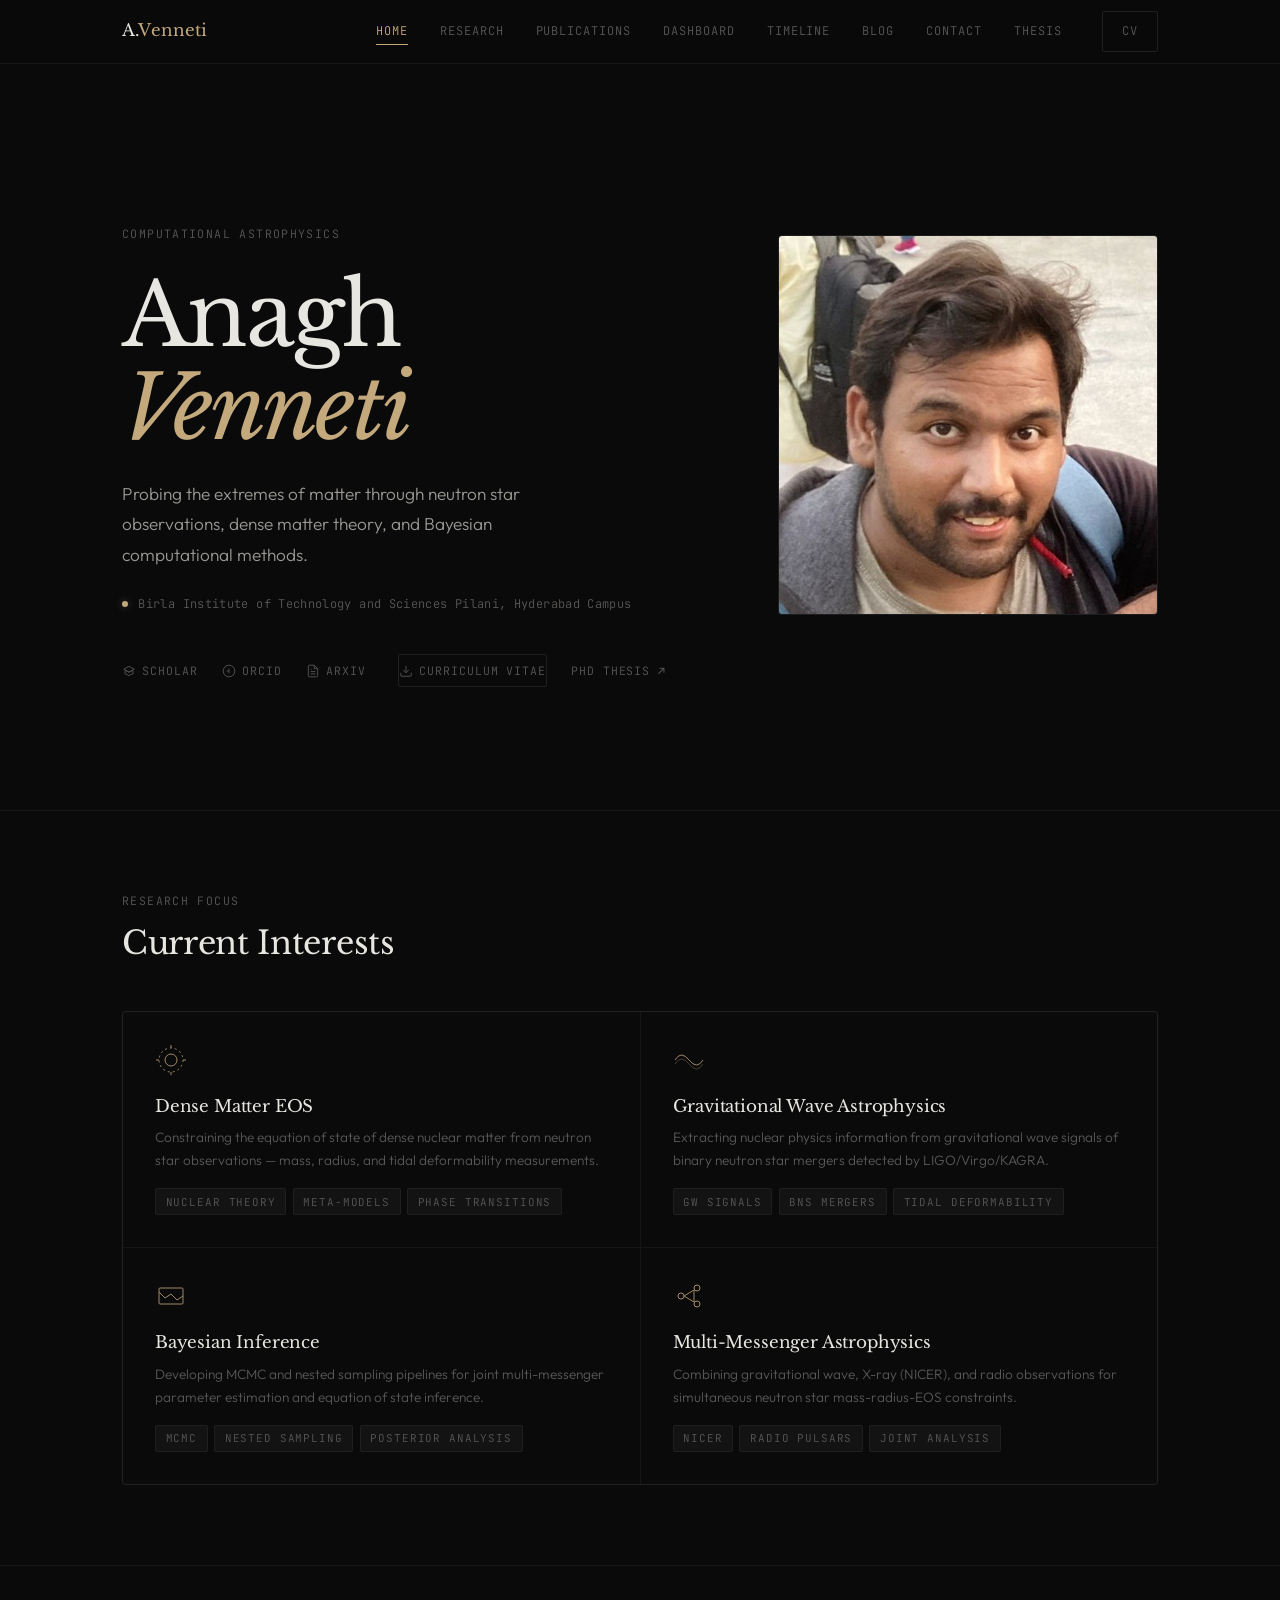
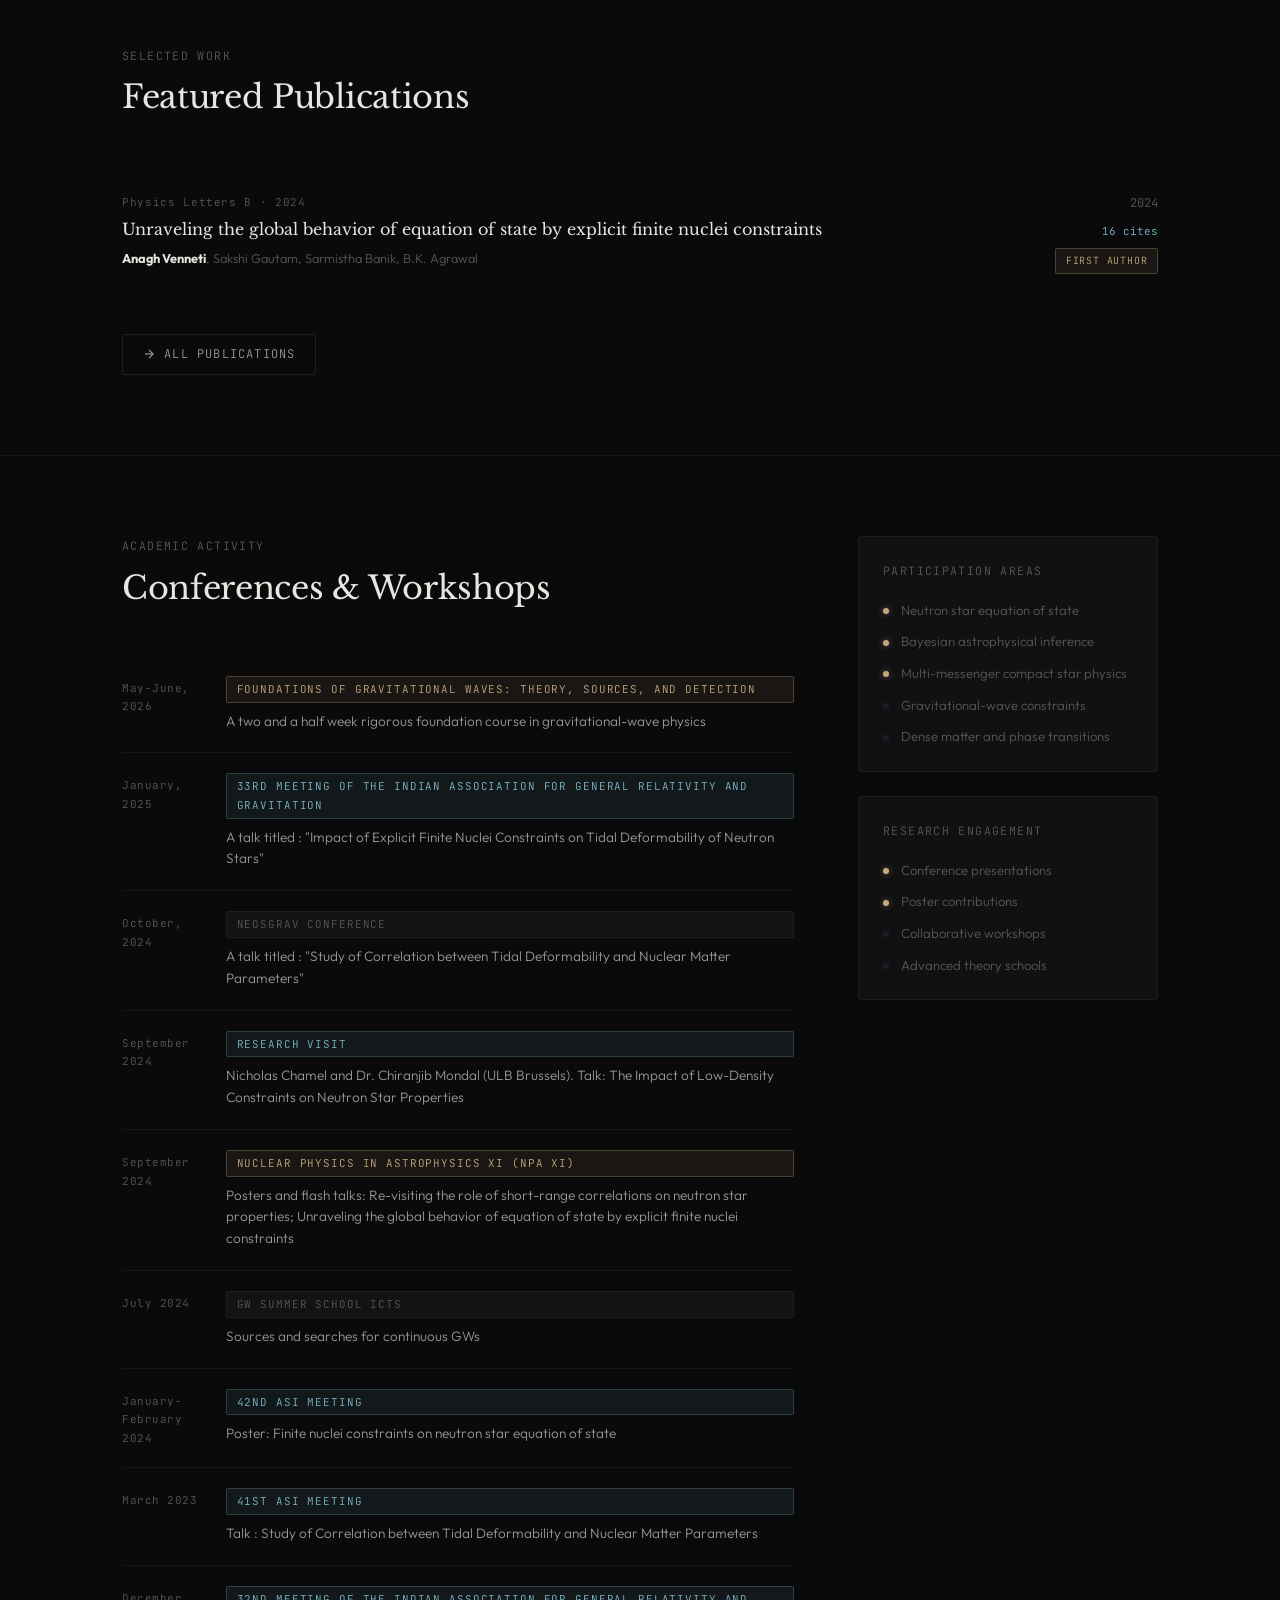
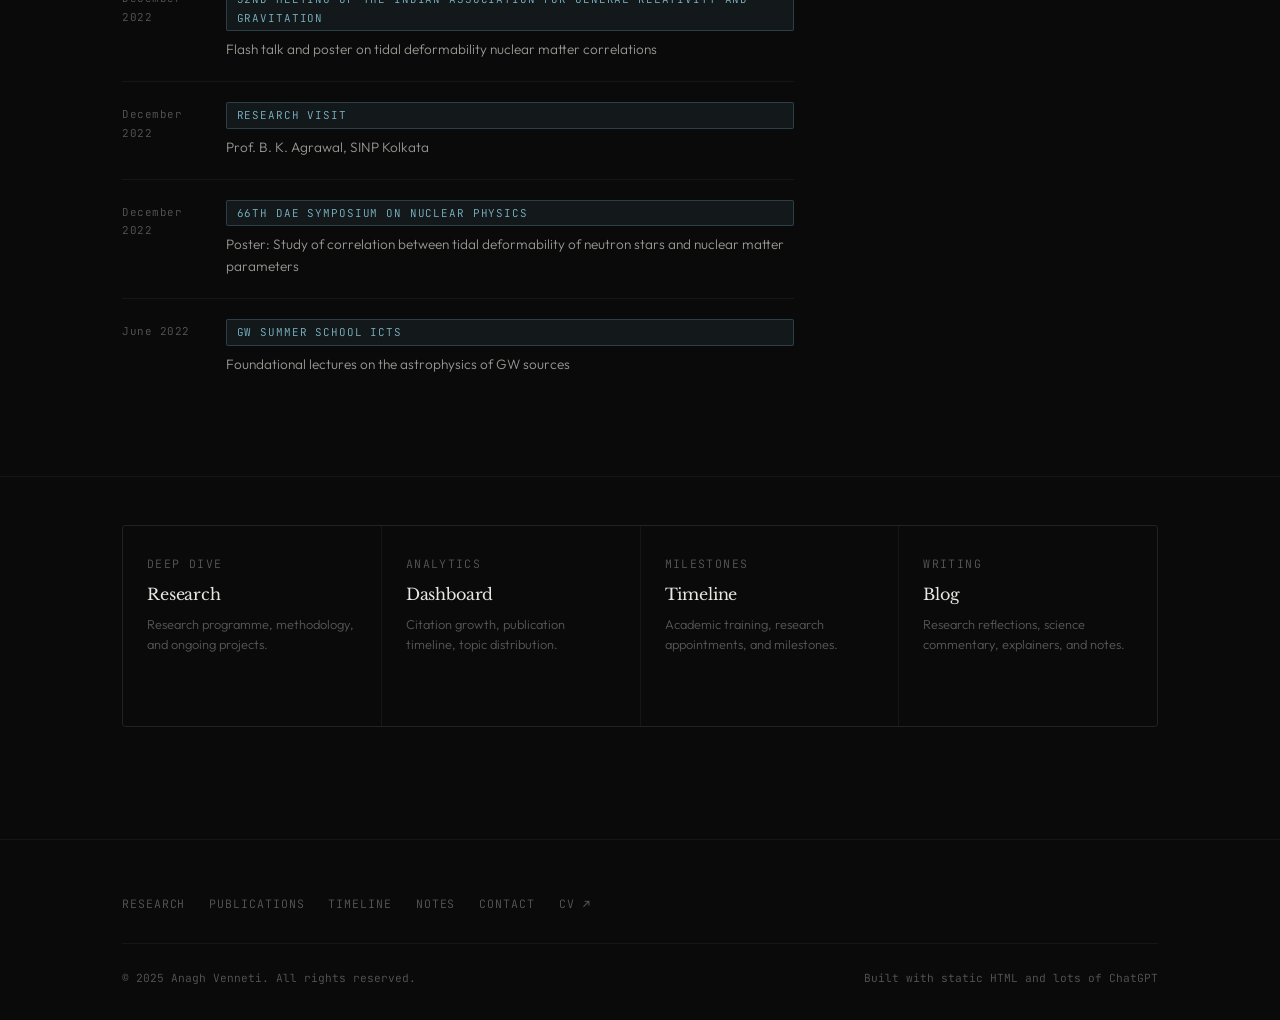
<file: index.html>
<!DOCTYPE html>
<html lang="en">
<head>
  <meta charset="UTF-8" />
  <meta name="viewport" content="width=device-width, initial-scale=1.0" />
  <meta name="description" content="Anagh Venneti — Computational Astrophysics. Neutron stars, dense matter equation of state, gravitational wave astrophysics, Bayesian inference." />
  <meta name="keywords" content="computational astrophysics, neutron stars, equation of state, gravitational waves, Bayesian inference, dense matter" />
  <meta property="og:title" content="Anagh Venneti | Computational Astrophysics" />
  <meta property="og:description" content="Research at the intersection of neutron star physics, dense matter, and gravitational wave astrophysics." />
  <meta property="og:type" content="website" />
  <title>Anagh Venneti — Computational Astrophysics</title>

  <!-- Fonts -->
  <link rel="preconnect" href="https://fonts.googleapis.com" />
  <link rel="preconnect" href="https://fonts.gstatic.com" crossorigin />
  <link href="https://fonts.googleapis.com/css2?family=Libre+Baskerville:ital,wght@0,400;0,700;1,400&family=JetBrains+Mono:wght@300;400;500&family=Outfit:wght@200;300;400;500;600&display=swap" rel="stylesheet" />

  <!-- Styles -->
  <link rel="stylesheet" href="css/main.css" />
  <link rel="stylesheet" href="css/home.css" />
</head>
<body>

<!-- ═══════════════════ NAV ═══════════════════════════════════ -->
<nav id="nav" role="navigation" aria-label="Main navigation">
  <div class="nav-inner">
    <a href="index.html" class="nav-logo">A.<span>Venneti</span></a>
    <div class="nav-links">
      <a href="index.html">Home</a>
      <a href="pages/research.html">Research</a>
      <a href="pages/publications.html">Publications</a>
      <a href="pages/dashboard.html">Dashboard</a>
      <a href="pages/timeline.html">Timeline</a>
      <a href="pages/notes.html">Blog</a>
      <a href="pages/contact.html">Contact</a>
      <a href="assets/thesis.pdf" data-doc-access="thesis" data-doc-url="assets/thesis.pdf" target="_blank">Thesis</a>
      <a href="assets/cv.pdf" class="btn btn-sm" style="margin-left:.5rem;" target="_blank" data-doc-access="cv" data-doc-url="assets/cv.pdf">CV</a>
    </div>
    <button class="nav-toggle" aria-label="Toggle menu">
      <span></span><span></span><span></span>
    </button>
  </div>
</nav>

<!-- Mobile nav -->
<div class="nav-mobile" role="navigation">
  <a href="index.html">Home</a>
  <a href="pages/research.html">Research</a>
  <a href="pages/publications.html">Publications</a>
  <a href="pages/dashboard.html">Dashboard</a>
  <a href="pages/timeline.html">Timeline</a>
  <a href="pages/notes.html">Blog</a>
  <a href="pages/contact.html">Contact</a>
  <a href="assets/cv.pdf" target="_blank" data-doc-access="cv" data-doc-url="assets/cv.pdf">Curriculum Vitae ↗</a>
</div>

<!-- ═══════════════════ HERO ══════════════════════════════════ -->
<main class="page-content">
<section class="hero section-lg" aria-label="Introduction">
  <div class="container">
    <div class="hero-layout">

      <!-- Left: identity -->
      <div class="hero-identity">
        <div class="hero-top animate-fade-up">
          <span class="label">Computational Astrophysics</span>
        </div>

        <h1 class="hero-name animate-fade-up delay-100">
          Anagh<br><em>Venneti</em>
        </h1>

        <p class="hero-tagline animate-fade-up delay-200">
          Probing the extremes of matter through
          neutron star observations, dense matter theory,
          and Bayesian computational methods.
        </p>

        <div class="hero-affil animate-fade-up delay-300">
          <span class="affil-dot"></span>
          <span>Birla Institute of Technology and Sciences Pilani, Hyderabad Campus</span>
        </div>

        <div class="hero-links animate-fade-up delay-400">
          <a class="icon-link" href="https://scholar.google.co.in/citations?user=VMa_jXYAAAAJ&hl=en" target="_blank" rel="noopener">
            <svg viewBox="0 0 24 24" fill="none" stroke="currentColor" stroke-width="1.5"><path d="M12 14l9-5-9-5-9 5 9 5z"/><path d="M12 14l6.16-3.422a12.083 12.083 0 01.665 6.479A11.952 11.952 0 0012 20.055a11.952 11.952 0 00-6.824-2.998 12.078 12.078 0 01.665-6.479L12 14z"/></svg>
            Scholar
          </a>
          <a class="icon-link" href="https://orcid.org/0000-0002-0812-2702" target="_blank" rel="noopener">
            <svg viewBox="0 0 24 24" fill="none" stroke="currentColor" stroke-width="1.5"><circle cx="12" cy="12" r="10"/><line x1="12" y1="8" x2="12" y2="16"/><line x1="8" y1="12" x2="12" y2="12"/></svg>
            ORCID
          </a>
          <a class="icon-link" href="https://arxiv.org/search/advanced?advanced=1&terms-0-operator=AND&terms-0-term=%22Anagh+Venneti%22&terms-0-field=author&classification-physics_archives=all&classification-include_cross_list=include&date-filter_by=all_dates&date-year=&date-from_date=&date-to_date=&date-date_type=submitted_date&abstracts=show&size=50&order=-announced_date_first" target="_blank" rel="noopener">
            <svg viewBox="0 0 24 24" fill="none" stroke="currentColor" stroke-width="1.5"><path d="M14 2H6a2 2 0 00-2 2v16a2 2 0 002 2h12a2 2 0 002-2V8z"/><polyline points="14 2 14 8 20 8"/><line x1="16" y1="13" x2="8" y2="13"/><line x1="16" y1="17" x2="8" y2="17"/><polyline points="10 9 9 9 8 9"/></svg>
            arXiv
          </a>
          <a class="icon-link btn" href="assets/cv.pdf" target="_blank" rel="noopener" data-doc-access="cv" data-doc-url="assets/cv.pdf" style="margin-left:.5rem;">
            <svg viewBox="0 0 24 24" fill="none" stroke="currentColor" stroke-width="1.5"><path d="M21 15v4a2 2 0 01-2 2H5a2 2 0 01-2-2v-4"/><polyline points="7 10 12 15 17 10"/><line x1="12" y1="15" x2="12" y2="3"/></svg>
            Curriculum Vitae
          </a>
          <a class="icon-link" href="assets/thesis.pdf" target="_blank" rel="noopener" data-doc-access="thesis" data-doc-url="assets/thesis.pdf">
            PhD Thesis ↗
          </a>
        </div>
      </div>

      
<!-- Right: photo + equation -->
<div class="hero-visual animate-fade-in delay-300">

  <div class="hero-photo-wrap">

    <div class="hero-photo-container">
      <img 
        src="assets/images/anagh-profile.jpg" 
        alt="Portrait of Anagh Venneti"
        class="hero-photo"
      />

      <div class="hero-photo-overlay"></div>
    </div>

  </div>

</div>


    </div>
  </div>
</section>

<!-- ─── Horizontal rule ────────────────────────────────────── -->
<div class="divider"></div>

<!-- ═══════════════════ RESEARCH INTERESTS ═══════════════════ -->
<section class="section" aria-label="Research interests">
  <div class="container">
    <header class="section-header reveal">
      <span class="label">Research Focus</span>
      <h2>Current Interests</h2>
    </header>

    <div class="interests-grid">

      <div class="interest-card reveal delay-100">
        <div class="interest-icon">
          <svg viewBox="0 0 32 32" fill="none" stroke="currentColor" stroke-width="1">
            <circle cx="16" cy="16" r="6"/>
            <circle cx="16" cy="16" r="12" stroke-dasharray="2 3"/>
            <line x1="16" y1="4" x2="16" y2="1"/>
            <line x1="16" y1="28" x2="16" y2="31"/>
            <line x1="4" y1="16" x2="1" y2="16"/>
            <line x1="28" y1="16" x2="31" y2="16"/>
          </svg>
        </div>
        <h3>Dense Matter EOS</h3>
        <p>Constraining the equation of state of dense nuclear matter from neutron star observations — mass, radius, and tidal deformability measurements.</p>
        <div class="interest-tags">
          <span class="tag">Nuclear theory</span>
          <span class="tag">Meta-models</span>
          <span class="tag">Phase transitions</span>
        </div>
      </div>

      <div class="interest-card reveal delay-200">
        <div class="interest-icon">
          <svg viewBox="0 0 32 32" fill="none" stroke="currentColor" stroke-width="1">
            <path d="M2 16 Q8 6 16 16 Q24 26 30 16"/>
            <path d="M2 20 Q8 10 16 20 Q24 30 30 20" opacity="0.4"/>
          </svg>
        </div>
        <h3>Gravitational Wave Astrophysics</h3>
        <p>Extracting nuclear physics information from gravitational wave signals of binary neutron star mergers detected by LIGO/Virgo/KAGRA.</p>
        <div class="interest-tags">
          <span class="tag">GW signals</span>
          <span class="tag">BNS mergers</span>
          <span class="tag">Tidal deformability</span>
        </div>
      </div>

      <div class="interest-card reveal delay-300">
        <div class="interest-icon">
          <svg viewBox="0 0 32 32" fill="none" stroke="currentColor" stroke-width="1">
            <rect x="4" y="8" width="24" height="16" rx="1"/>
            <polyline points="4,12 10,18 16,14 22,20 28,16"/>
          </svg>
        </div>
        <h3>Bayesian Inference</h3>
        <p>Developing MCMC and nested sampling pipelines for joint multi-messenger parameter estimation and equation of state inference.</p>
        <div class="interest-tags">
          <span class="tag">MCMC</span>
          <span class="tag">Nested sampling</span>
          <span class="tag">Posterior analysis</span>
        </div>
      </div>

      <div class="interest-card reveal delay-400">
        <div class="interest-icon">
          <svg viewBox="0 0 32 32" fill="none" stroke="currentColor" stroke-width="1">
            <circle cx="8" cy="16" r="3"/>
            <circle cx="24" cy="8" r="3"/>
            <circle cx="24" cy="24" r="3"/>
            <line x1="11" y1="16" x2="21" y2="10"/>
            <line x1="11" y1="16" x2="21" y2="22"/>
            <line x1="21" y1="10" x2="21" y2="22"/>
          </svg>
        </div>
        <h3>Multi-Messenger Astrophysics</h3>
        <p>Combining gravitational wave, X-ray (NICER), and radio observations for simultaneous neutron star mass-radius-EOS constraints.</p>
        <div class="interest-tags">
          <span class="tag">NICER</span>
          <span class="tag">Radio pulsars</span>
          <span class="tag">Joint analysis</span>
        </div>
      </div>

    </div>
  </div>
</section>

<div class="divider"></div>

<!-- ═══════════════════ FEATURED PUBLICATIONS ════════════════ -->
<section class="section" aria-label="Featured publications">
  <div class="container">
    <header class="section-header reveal">
      <span class="label">Selected Work</span>
      <h2>Featured Publications</h2>
    </header>

    <div id="featured-pubs">
      <!-- Loaded from publications.json by home.js -->
      <div class="loading-placeholder">
        <div class="loading-dots"><span></span><span></span><span></span></div>
      </div>
    </div>

    <div class="reveal" style="margin-top:2rem;">
      <a href="pages/publications.html" class="btn">
        <svg viewBox="0 0 24 24" fill="none" stroke="currentColor" stroke-width="2" style="width:14px;height:14px;"><line x1="5" y1="12" x2="19" y2="12"/><polyline points="12 5 19 12 12 19"/></svg>
        All Publications
      </a>
    </div>
  </div>
</section>

<div class="divider"></div>


<!-- ═══════════════════ RECENT UPDATES ══════════════════════ -->
<section class="section" aria-label="Conference and workshop activity">
  <div class="container">
    <div class="updates-layout">

      <!-- Activity Feed -->
      <div class="updates-col">

        <header class="section-header reveal">
          <span class="label">Academic Activity</span>
          <h2>Conferences & Workshops</h2>
        </header>

        <div class="updates-list">

          <div class="update-item reveal delay-100">
            <span class="update-date">May-June, 2026</span>
            <div class="update-content">
              <span class="tag tag-accent">foundations of gravitational waves: theory, sources, and detection</span>
              <p>A two and a half week rigorous foundation course in gravitational-wave physics</p>
            </div>
          </div>

          <div class="update-item reveal delay-200">
            <span class="update-date">January, 2025</span>
            <div class="update-content">
              <span class="tag tag-blue">33rd meeting of the Indian Association for General Relativity and Gravitation</span>
              <p>A talk titled : "Impact of Explicit Finite Nuclei Constraints on Tidal Deformability of Neutron Stars"</p>
            </div>
          </div>

          <div class="update-item reveal delay-300">
            <span class="update-date">October, 2024</span>
            <div class="update-content">
              <span class="tag">NEOSGrav Conference</span>
              <p>A talk titled : "Study of Correlation between Tidal Deformability and Nuclear Matter Parameters"</p>
            </div>
          </div>


          <div class="update-item reveal delay-500">
            <span class="update-date">September 2024</span>
            <div class="update-content">
              <span class="tag tag-blue">Research Visit</span>
              <p>Nicholas Chamel and Dr. Chiranjib Mondal (ULB Brussels). Talk: The Impact of Low-Density Constraints
on Neutron Star Properties</p>
            </div>
          </div>
          <div class="update-item reveal delay-400">
            <span class="update-date">September 2024</span>
            <div class="update-content">
              <span class="tag tag-accent">Nuclear Physics in Astrophysics XI (NPA XI)</span>
              <p>Posters and flash talks: Re-visiting the role of short-range correlations on neutron star properties; Unraveling the
global behavior of equation of state by explicit finite nuclei constraints</p>
            </div>
          </div>

          <div class="update-item reveal delay-500">
            <span class="update-date">July 2024</span>
            <div class="update-content">
              <span class="tag">GW Summer School ICTS</span>
              <p>Sources and searches for continuous GWs</p>
            </div>
          </div>

          <div class="update-item reveal delay-500">
            <span class="update-date">January-February 2024</span>
            <div class="update-content">
              <span class="tag tag-blue">42nd ASI Meeting</span>
              <p>Poster: Finite nuclei constraints on neutron star equation of state</p>
            </div>
          </div>

          <div class="update-item reveal delay-500">
            <span class="update-date">March 2023</span>
            <div class="update-content">
              <span class="tag tag-blue">41st ASI Meeting</span>
              <p>Talk : Study of Correlation between Tidal Deformability and Nuclear Matter Parameters</p>
            </div>
          </div>

          <div class="update-item reveal delay-500">
            <span class="update-date">December 2022</span>
            <div class="update-content">
              <span class="tag tag-blue">32nd meeting of the Indian Association for General Relativity and Gravitation</span>
              <p>Flash talk and poster on tidal deformability nuclear matter correlations</p>
            </div>
          </div>


          <div class="update-item reveal delay-500">
            <span class="update-date">December 2022</span>
            <div class="update-content">
              <span class="tag tag-blue">Research Visit</span>
              <p>Prof. B. K. Agrawal, SINP Kolkata</p>
            </div>
          </div>

          <div class="update-item reveal delay-500">
            <span class="update-date">December 2022</span>
            <div class="update-content">
              <span class="tag tag-blue">66th DAE Symposium on Nuclear Physics</span>
              <p>Poster: Study of correlation between tidal deformability of neutron stars and nuclear matter parameters</p>
            </div>
          </div>

          <div class="update-item reveal delay-500">
            <span class="update-date">June 2022</span>
            <div class="update-content">
              <span class="tag tag-blue">GW Summer School ICTS</span>
              <p>Foundational lectures on the astrophysics of GW sources</p>
            </div>
          </div>
          
        </div>
      </div>

      <!-- Sidebar -->
      <div class="stats-sidebar">

        <div class="stat-card reveal delay-200">
          <span class="label">Participation Areas</span>

          <div class="focus-list">

            <div class="focus-item">
              <span class="focus-dot focus-active"></span>
              <span>Neutron star equation of state</span>
            </div>

            <div class="focus-item">
              <span class="focus-dot focus-active"></span>
              <span>Bayesian astrophysical inference</span>
            </div>

            <div class="focus-item">
              <span class="focus-dot focus-active"></span>
              <span>Multi-messenger compact star physics</span>
            </div>

            <div class="focus-item">
              <span class="focus-dot"></span>
              <span>Gravitational-wave constraints</span>
            </div>

            <div class="focus-item">
              <span class="focus-dot"></span>
              <span>Dense matter and phase transitions</span>
            </div>

          </div>
        </div>

        <div class="stat-card reveal delay-300">
          <span class="label">Research Engagement</span>

          <div class="focus-list">

            <div class="focus-item">
              <span class="focus-dot focus-active"></span>
              <span>Conference presentations</span>
            </div>

            <div class="focus-item">
              <span class="focus-dot focus-active"></span>
              <span>Poster contributions</span>
            </div>

            <div class="focus-item">
              <span class="focus-dot"></span>
              <span>Collaborative workshops</span>
            </div>

            <div class="focus-item">
              <span class="focus-dot"></span>
              <span>Advanced theory schools</span>
            </div>

          </div>
        </div>

      </div>

    </div>
  </div>
</section>



<div class="divider"></div>

<!-- ═══════════════════ PHASE 2: QUICK LINKS ══════════════════ -->
<section class="section-sm" aria-label="Site navigation cards">
  <div class="container">
    <div class="quicknav-grid reveal">
      <a href="pages/research.html" class="quicknav-card">
        <span class="label">Deep dive</span>
        <h3>Research</h3>
        <p>Research programme, methodology, and ongoing projects.</p>
        <span class="qn-arrow">→</span>
      </a>
      <a href="pages/dashboard.html" class="quicknav-card">
        <span class="label">Analytics</span>
        <h3>Dashboard</h3>
        <p>Citation growth, publication timeline, topic distribution.</p>
        <span class="qn-arrow">→</span>
      </a>
      <a href="pages/timeline.html" class="quicknav-card">
        <span class="label">Milestones</span>
        <h3>Timeline</h3>
        <p>Academic training, research appointments, and milestones.</p>
        <span class="qn-arrow">→</span>
      </a>
      <a href="pages/notes.html" class="quicknav-card">
        <span class="label">Writing</span>
        <h3>Blog</h3>
        <p>Research reflections, science commentary, explainers, and notes.</p>
        <span class="qn-arrow">→</span>
      </a>
    </div>
  </div>
</section>

</main>

<!-- ═══════════════════ FOOTER ════════════════════════════════ -->
<footer>
  <div class="container">
    <div class="footer-inner">
      <div class="footer-links">
        <a class="icon-link" href="pages/research.html">Research</a>
        <a class="icon-link" href="pages/publications.html">Publications</a>
        <a class="icon-link" href="pages/timeline.html">Timeline</a>
        <a class="icon-link" href="pages/notes.html">Notes</a>
        <a class="icon-link" href="pages/contact.html">Contact</a>
        <a class="icon-link" href="assets/cv.pdf" target="_blank" data-doc-access="cv" data-doc-url="assets/cv.pdf">CV ↗</a>
      </div>
      <div class="footer-bottom">
        <p>© 2025 Anagh Venneti. All rights reserved.</p>
        <p>Built with static HTML and lots of ChatGPT</p>
      </div>
    </div>
  </div>
</footer>

<!-- Scripts -->
<script src="js/nav.js"></script>
<script src="js/home.js"></script>
<script src="js/doc-access.js" defer></script>
</body>
</html>
</file>
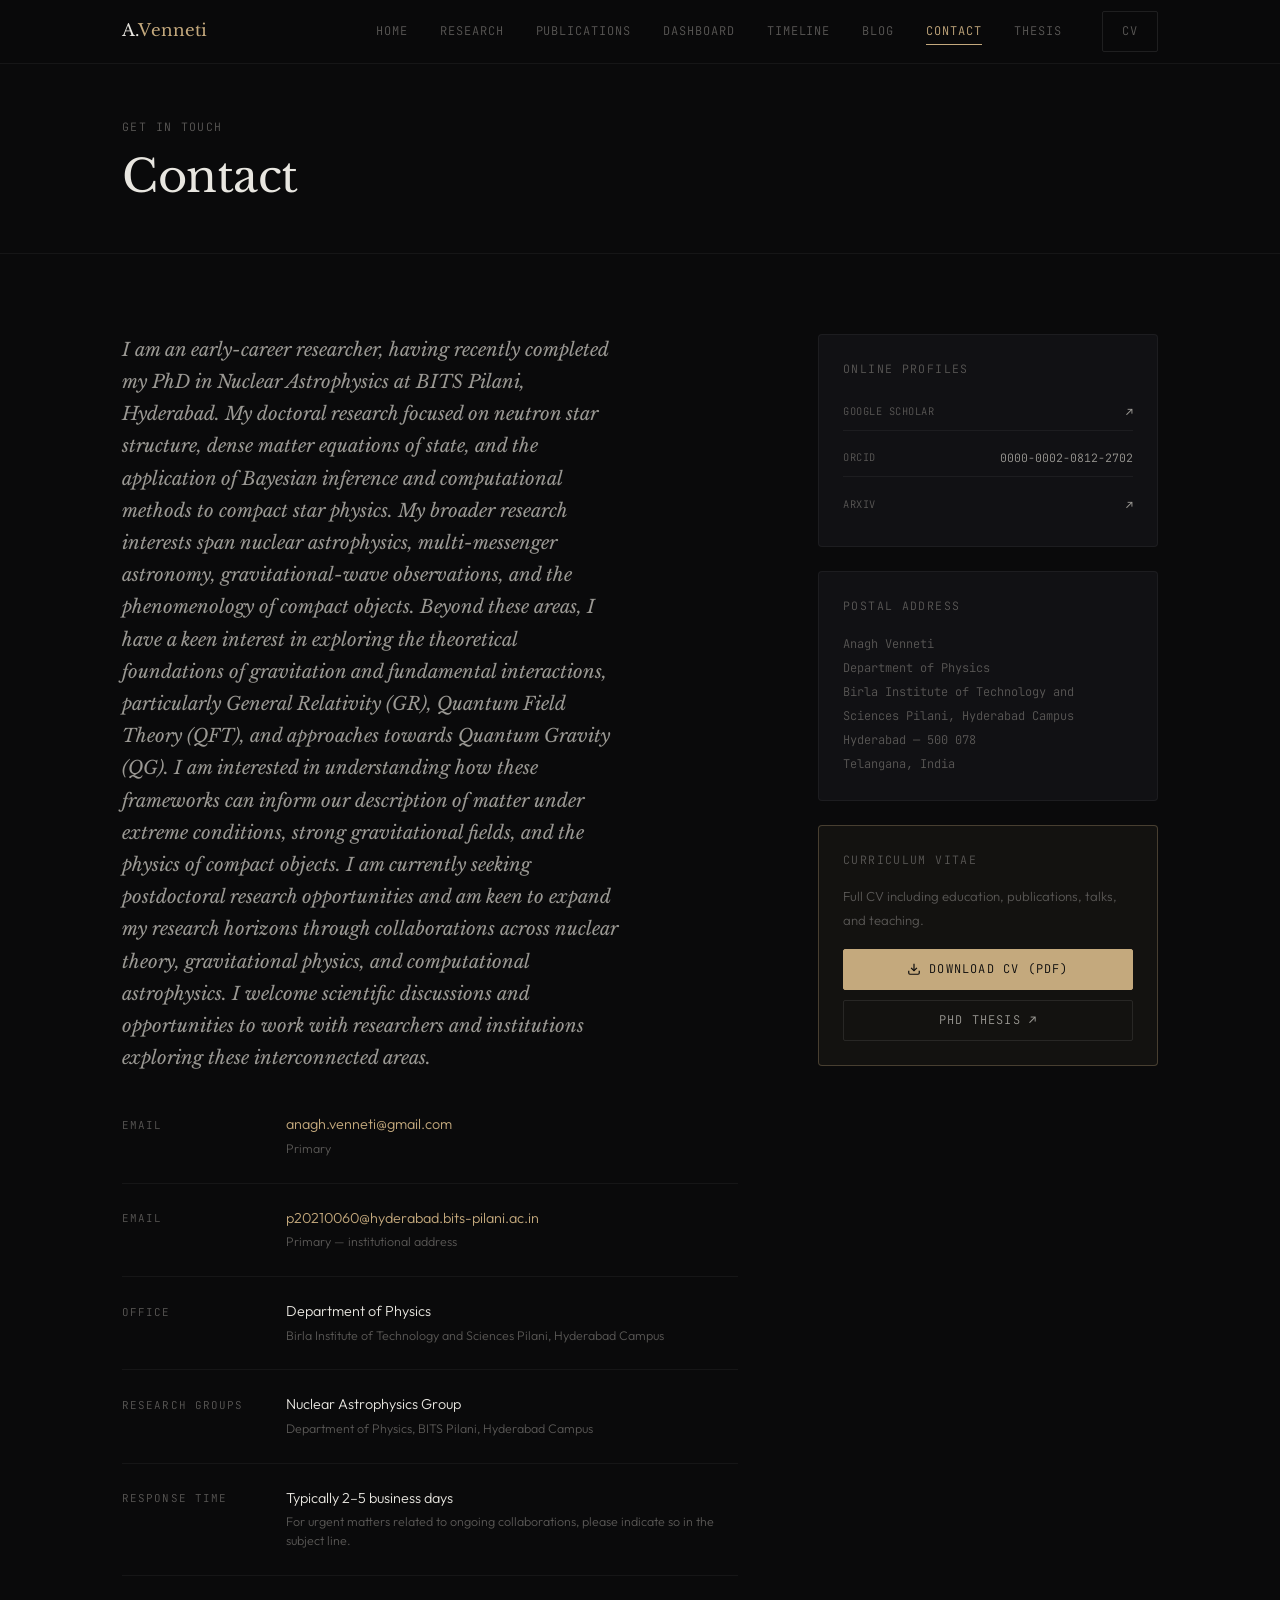
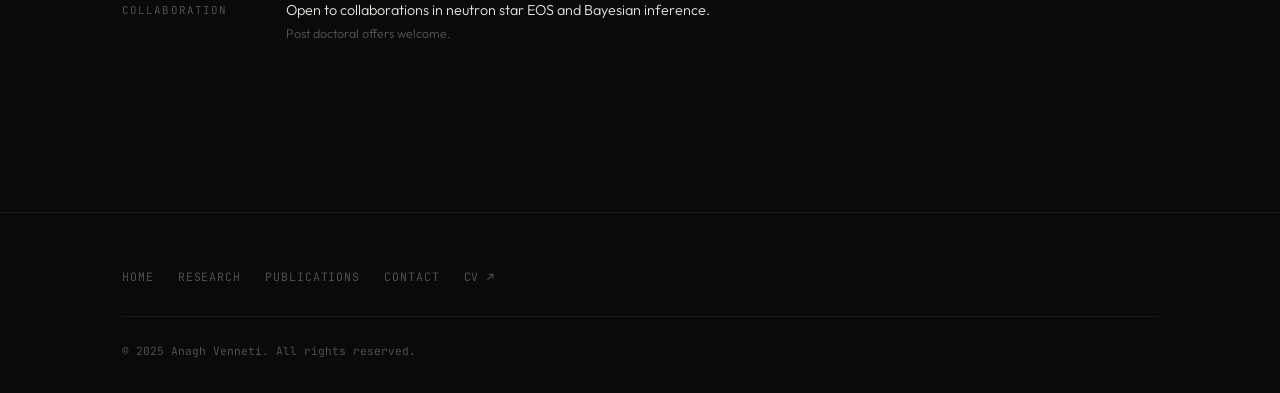
<file: pages/contact.html>
<!DOCTYPE html>
<html lang="en">
<head>
  <meta charset="UTF-8" />
  <meta name="viewport" content="width=device-width, initial-scale=1.0" />
  <meta name="description" content="Contact Anagh Venneti — Computational Astrophysics researcher at IISER Bhopal." />
  <title>Contact — Anagh Venneti</title>

  <link rel="preconnect" href="https://fonts.googleapis.com" />
  <link rel="preconnect" href="https://fonts.gstatic.com" crossorigin />
  <link href="https://fonts.googleapis.com/css2?family=Libre+Baskerville:ital,wght@0,400;0,700;1,400&family=JetBrains+Mono:wght@300;400;500&family=Outfit:wght@200;300;400;500;600&display=swap" rel="stylesheet" />

  <link rel="stylesheet" href="../css/main.css" />
  <style>
    /* ── Contact-specific styles ──────────────────────────── */
    .contact-layout {
      display: grid;
      grid-template-columns: 1fr 340px;
      gap: 5rem;
      align-items: start;
    }

    .contact-intro {
      font-family: var(--font-serif);
      font-size: 1.15rem;
      font-style: italic;
      color: var(--text-secondary);
      line-height: 1.75;
      margin-bottom: 2.5rem;
      max-width: 500px;
    }

    .contact-methods { display: flex; flex-direction: column; gap: 0; }

    .contact-method {
      display: grid;
      grid-template-columns: 140px 1fr;
      gap: 1.5rem;
      padding: 1.5rem 0;
      border-bottom: 1px solid var(--border-subtle);
      align-items: start;
      transition: background 0.15s;
    }
    .contact-method:first-child { padding-top: 0; }
    .contact-method:last-child { border-bottom: none; }

    .cm-label {
      font-family: var(--font-mono);
      font-size: 0.68rem;
      letter-spacing: 0.1em;
      text-transform: uppercase;
      color: var(--text-muted);
      padding-top: 0.1rem;
    }

    .cm-value {
      font-family: var(--font-sans);
      font-size: 0.9rem;
      color: var(--text-primary);
      line-height: 1.5;
    }
    .cm-value a { color: var(--text-accent); }
    .cm-value a:hover { text-decoration: underline; text-underline-offset: 3px; }
    .cm-sub {
      display: block;
      font-size: 0.78rem;
      color: var(--text-muted);
      margin-top: 0.25rem;
    }

    /* Info sidebar */
    .contact-sidebar { display: flex; flex-direction: column; gap: 1.5rem; }

    .sidebar-block {
      background: var(--bg-surface);
      border: 1px solid var(--border-subtle);
      border-radius: 4px;
      padding: 1.5rem;
    }
    .sidebar-block .label { display: block; margin-bottom: 1rem; }

    .profile-links { display: flex; flex-direction: column; gap: 0.6rem; }
    .profile-link-item {
      display: flex;
      align-items: center;
      justify-content: space-between;
      font-family: var(--font-mono);
      font-size: 0.75rem;
      padding: 0.5rem 0;
      border-bottom: 1px solid var(--border-subtle);
      color: var(--text-muted);
      transition: color 0.2s;
    }
    .profile-link-item:last-child { border-bottom: none; }
    .profile-link-item:hover { color: var(--text-accent); }
    .profile-link-item .pli-label { letter-spacing: 0.05em; text-transform: uppercase; font-size: 0.65rem; }
    .profile-link-item .pli-val { color: var(--text-secondary); font-size: 0.72rem; }

    .address-block p {
      font-family: var(--font-mono);
      font-size: 0.75rem;
      line-height: 2;
      color: var(--text-muted);
    }

    /* PGP / note block */
    .note-block {
      background: rgba(196,169,125,0.04);
      border: 1px solid var(--border-accent);
      border-radius: 3px;
      padding: 1rem 1.25rem;
    }
    .note-block p {
      font-size: 0.82rem;
      color: var(--text-muted);
      line-height: 1.65;
    }
    .note-block strong { color: var(--text-secondary); }

    /* Map placeholder */
    .map-placeholder {
      background: var(--bg-surface);
      border: 1px solid var(--border-subtle);
      border-radius: 4px;
      padding: 3rem 2rem;
      text-align: center;
    }
    .map-placeholder .label { display: block; margin-bottom: 0.5rem; }
    .map-placeholder p { font-size: 0.8rem; }

    @media (max-width: 768px) {
      .contact-layout { grid-template-columns: 1fr; gap: 3rem; }
      .contact-method { grid-template-columns: 1fr; gap: 0.3rem; }
    }
  </style>
</head>
<body>

<!-- ═══════════════════ NAV ═══════════════════════════════════ -->
<nav id="nav">
  <div class="nav-inner">
    <a href="../index.html" class="nav-logo">A.<span>Venneti</span></a>
    <div class="nav-links">
      <a href="../index.html">Home</a>
      <a href="research.html">Research</a>
      <a href="publications.html">Publications</a>
      <a href="dashboard.html">Dashboard</a>
      <a href="timeline.html">Timeline</a>
      <a href="notes.html">Blog</a>
      <a href="contact.html" class="active">Contact</a>
      <a href="../assets/thesis.pdf" data-doc-access="thesis" data-doc-url="../assets/thesis.pdf" target="_blank">Thesis</a>
      <a href="../assets/cv.pdf" class="btn btn-sm" style="margin-left:.5rem;" target="_blank" data-doc-access="cv" data-doc-url="../assets/cv.pdf">CV</a>
    </div>
    <button class="nav-toggle" aria-label="Toggle menu">
      <span></span><span></span><span></span>
    </button>
  </div>
</nav>

<div class="nav-mobile">
  <a href="../index.html">Home</a>
  <a href="research.html">Research</a>
  <a href="publications.html">Publications</a>
  <a href="dashboard.html">Dashboard</a>
  <a href="timeline.html">Timeline</a>
  <a href="notes.html">Blog</a>
  <a href="contact.html">Contact</a>
  <a href="../assets/cv.pdf" target="_blank" data-doc-access="cv" data-doc-url="../assets/cv.pdf">Curriculum Vitae ↗</a>
</div>

<!-- ═══════════════════ MAIN ══════════════════════════════════ -->
<main class="page-content">

  <section class="section-sm" style="border-bottom:1px solid var(--border-subtle);">
    <div class="container">
      <div class="animate-fade-up">
        <span class="label">Get in touch</span>
        <h1 style="margin-top:.6rem; font-size:clamp(1.8rem,4vw,2.8rem);">Contact</h1>
      </div>
    </div>
  </section>

  <section class="section">
    <div class="container">
      <div class="contact-layout">

        <!-- Left: contact methods -->
        <div>
          <p class="contact-intro animate-fade-up">
            I am an early-career researcher, having recently completed my PhD in Nuclear Astrophysics at BITS Pilani, Hyderabad. My doctoral research focused on neutron star structure, dense matter equations of state, and the application of Bayesian inference and computational methods to compact star physics. My broader research interests span nuclear astrophysics, multi-messenger astronomy, gravitational-wave observations, and the phenomenology of compact objects.

Beyond these areas, I have a keen interest in exploring the theoretical foundations of gravitation and fundamental interactions, particularly General Relativity (GR), Quantum Field Theory (QFT), and approaches towards Quantum Gravity (QG). I am interested in understanding how these frameworks can inform our description of matter under extreme conditions, strong gravitational fields, and the physics of compact objects.

I am currently seeking postdoctoral research opportunities and am keen to expand my research horizons through collaborations across nuclear theory, gravitational physics, and computational astrophysics. I welcome scientific discussions and opportunities to work with researchers and institutions exploring these interconnected areas.
          </p>

          <div class="contact-methods">

            <div class="contact-method reveal">
              <span class="cm-label">Email</span>
              <div class="cm-value">
                <a href="mailto:anagh.venneti@gmail.com">anagh.venneti@gmail.com</a>
                <span class="cm-sub">Primary</span>
              </div>
            </div>


            <div class="contact-method reveal">
              <span class="cm-label">Email</span>
              <div class="cm-value">
                <a href="mailto:p20210060@hyderabad.bits-pilani.ac.in">p20210060@hyderabad.bits-pilani.ac.in</a>
                <span class="cm-sub">Primary — institutional address</span>
              </div>
            </div>

            <div class="contact-method reveal delay-100">
              <span class="cm-label">Office</span>
              <div class="cm-value">
                Department of Physics
                <span class="cm-sub">Birla Institute of Technology and Sciences Pilani, Hyderabad Campus</span>
              </div>
            </div>

            <div class="contact-method reveal delay-200">
              <span class="cm-label">Research Groups</span>
              <div class="cm-value">
                Nuclear Astrophysics Group
                <span class="cm-sub">Department of Physics, BITS Pilani, Hyderabad Campus</span>
              </div>
            </div>

            <div class="contact-method reveal delay-300">
              <span class="cm-label">Response Time</span>
              <div class="cm-value">
                Typically 2–5 business days
                <span class="cm-sub">For urgent matters related to ongoing collaborations, please indicate so in the subject line.</span>
              </div>
            </div>

            <div class="contact-method reveal delay-400">
              <span class="cm-label">Collaboration</span>
              <div class="cm-value">
                Open to collaborations in neutron star EOS and Bayesian inference.
                <span class="cm-sub">Post doctoral offers welcome.</span>
              </div>
            </div>

          </div>

        </div>

        <!-- Right: sidebar -->
        <div class="contact-sidebar">

          <div class="sidebar-block reveal delay-100">
            <span class="label">Online Profiles</span>
            <div class="profile-links">
              <a class="profile-link-item" href="https://scholar.google.co.in/citations?user=VMa_jXYAAAAJ&hl=en" target="_blank" rel="noopener">
                <span class="pli-label">Google Scholar</span>
                <span class="pli-val">↗</span>
              </a>
              <a class="profile-link-item" href="https://orcid.org/0000-0002-0812-2702" target="_blank" rel="noopener">
                <span class="pli-label">ORCID</span>
                <span class="pli-val">0000-0002-0812-2702</span>
              </a>
              <a class="profile-link-item" href="https://arxiv.org/search/advanced?advanced=1&terms-0-operator=AND&terms-0-term=%22Anagh+Venneti%22&terms-0-field=author&classification-physics_archives=all&classification-include_cross_list=include&date-filter_by=all_dates&date-year=&date-from_date=&date-to_date=&date-date_type=submitted_date&abstracts=show&size=50&order=-announced_date_first" target="_blank" rel="noopener">
                <span class="pli-label">arXiv</span>
                <span class="pli-val">↗</span>
              </a>
            </div>
          </div>

          <div class="sidebar-block address-block reveal delay-200">
            <span class="label">Postal Address</span>
            <p>
              Anagh Venneti<br>
              Department of Physics<br>
              Birla Institute of Technology and Sciences Pilani, Hyderabad Campus<br>
              Hyderabad — 500 078<br>
              Telangana, India
            </p>
          </div>

          <!-- CV download -->
          <div class="sidebar-block reveal delay-300" style="background:rgba(196,169,125,0.05); border-color:var(--border-accent);">
            <span class="label">Curriculum Vitae</span>
            <p style="font-size:.82rem; color:var(--text-muted); margin-bottom:1rem;">Full CV including education, publications, talks, and teaching.</p>
            <a href="../assets/cv.pdf" target="_blank" class="btn btn-primary" style="width:100%; justify-content:center;" data-doc-access="cv" data-doc-url="../assets/cv.pdf">
              <svg viewBox="0 0 24 24" fill="none" stroke="currentColor" stroke-width="2" style="width:14px;height:14px;"><path d="M21 15v4a2 2 0 01-2 2H5a2 2 0 01-2-2v-4"/><polyline points="7 10 12 15 17 10"/><line x1="12" y1="15" x2="12" y2="3"/></svg>
              Download CV (PDF)
            </a>
            <a href="../assets/thesis.pdf" data-doc-access="thesis" data-doc-url="../assets/thesis.pdf" target="_blank" class="btn" style="width:100%;justify-content:center;margin-top:.6rem;">PhD Thesis ↗</a>
          </div>

        </div>
      </div>
    </div>
  </section>

</main>

<footer>
  <div class="container">
    <div class="footer-inner">
      <div class="footer-links">
        <a class="icon-link" href="../index.html">Home</a>
        <a class="icon-link" href="research.html">Research</a>
        <a class="icon-link" href="publications.html">Publications</a>
        <a class="icon-link" href="contact.html">Contact</a>
        <a class="icon-link" href="../assets/cv.pdf" target="_blank" data-doc-access="cv" data-doc-url="../assets/cv.pdf">CV ↗</a>
      </div>
      <div class="footer-bottom">
        <p>© 2025 Anagh Venneti. All rights reserved.</p>
      </div>
    </div>
  </div>
</footer>

<script src="../js/nav.js"></script>
<script src="../js/doc-access.js" defer></script>
</body>
</html>
</file>
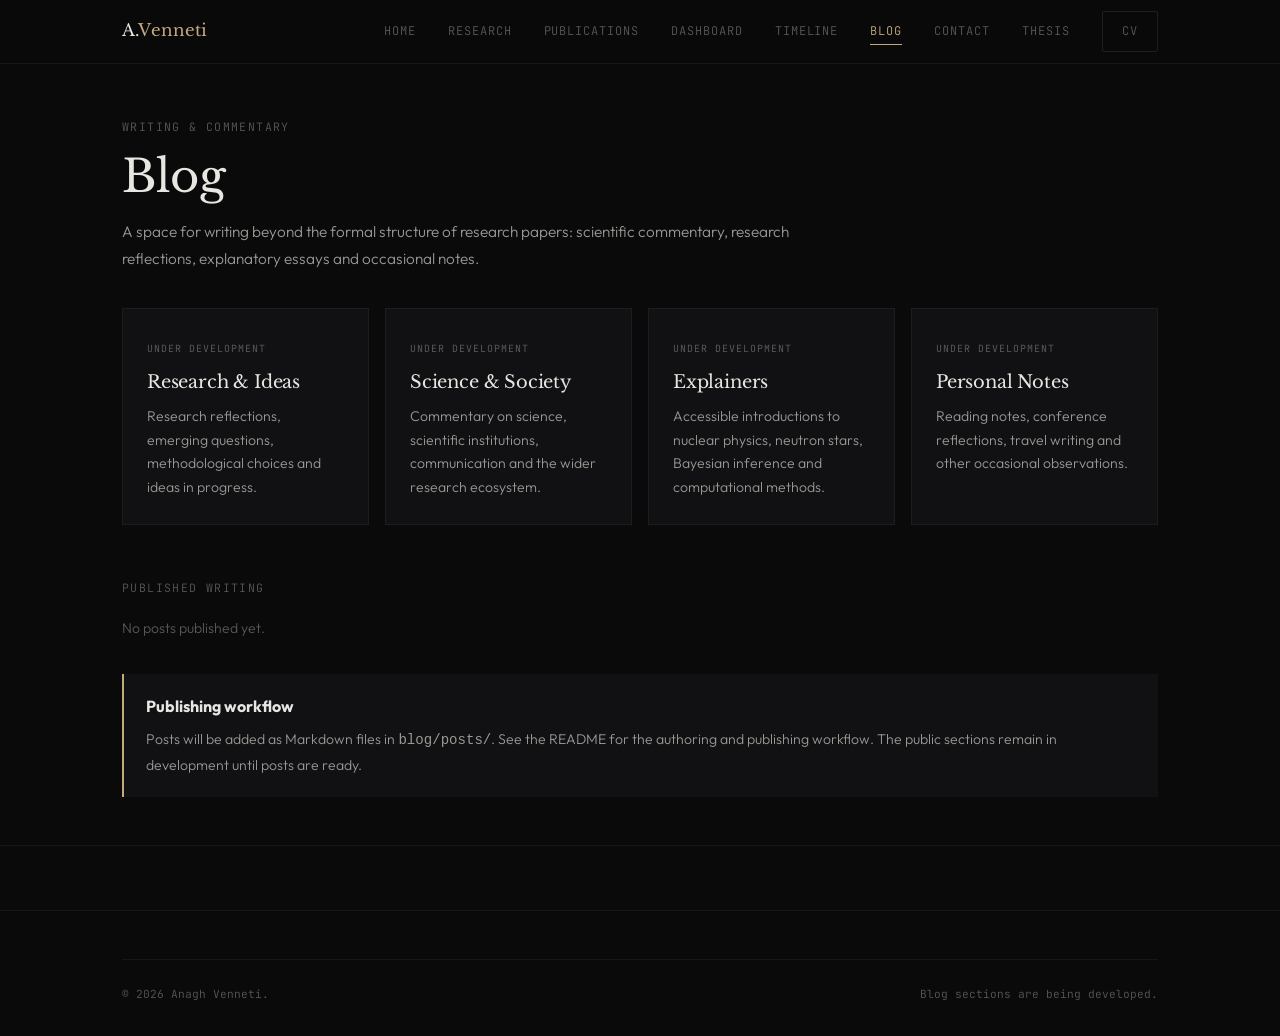
<file: pages/notes.html>
<!DOCTYPE html>
<html lang="en"><head><meta charset="UTF-8"/><meta name="viewport" content="width=device-width, initial-scale=1.0"/>
<meta name="description" content="Blog and writing by Anagh Venneti."/><title>Blog — Anagh Venneti</title>
<link rel="preconnect" href="https://fonts.googleapis.com"/><link rel="preconnect" href="https://fonts.gstatic.com" crossorigin/>
<link href="https://fonts.googleapis.com/css2?family=Libre+Baskerville:ital,wght@0,400;0,700;1,400&family=JetBrains+Mono:wght@300;400;500&family=Outfit:wght@200;300;400;500;600&display=swap" rel="stylesheet"/>
<link rel="stylesheet" href="../css/main.css"/><style>
.blog-grid{display:grid;grid-template-columns:repeat(auto-fit,minmax(230px,1fr));gap:1rem;margin-top:2.2rem}.blog-card{padding:1.5rem;border:1px solid var(--border-subtle);background:var(--bg-surface);min-height:180px}.blog-card h2{font:1.12rem var(--font-serif);margin:.7rem 0}.blog-card p{color:var(--text-secondary);font-size:.88rem;line-height:1.7}.dev-tag{font: .62rem var(--font-mono);text-transform:uppercase;letter-spacing:.1em;color:var(--text-muted)}.blog-note{margin-top:2rem;padding:1.2rem 1.4rem;border-left:2px solid var(--text-accent);background:var(--bg-surface)}
</style></head><body>
<nav id="nav"><div class="nav-inner"><a href="../index.html" class="nav-logo">A.<span>Venneti</span></a><div class="nav-links">
<a href="../index.html">Home</a><a href="research.html">Research</a><a href="publications.html">Publications</a><a href="dashboard.html">Dashboard</a><a href="timeline.html">Timeline</a><a href="notes.html" class="active">Blog</a><a href="contact.html">Contact</a><a href="../assets/thesis.pdf" data-doc-access="thesis" data-doc-url="../assets/thesis.pdf" target="_blank">Thesis</a><a href="../assets/cv.pdf" data-doc-access="cv" data-doc-url="../assets/cv.pdf" class="btn btn-sm" target="_blank">CV</a></div><button class="nav-toggle"><span></span><span></span><span></span></button></div></nav>
<div class="nav-mobile"><a href="../index.html">Home</a><a href="research.html">Research</a><a href="publications.html">Publications</a><a href="dashboard.html">Dashboard</a><a href="timeline.html">Timeline</a><a href="notes.html">Blog</a><a href="contact.html">Contact</a><a href="../assets/cv.pdf" data-doc-access="cv" data-doc-url="../assets/cv.pdf" target="_blank">CV ↗</a><a href="../assets/thesis.pdf" data-doc-access="thesis" data-doc-url="../assets/thesis.pdf" target="_blank">Thesis ↗</a></div>
<main class="page-content"><section class="section-sm" style="border-bottom:1px solid var(--border-subtle);"><div class="container"><span class="label">Writing &amp; commentary</span><h1 style="margin-top:.6rem;font-size:clamp(1.8rem,4vw,2.8rem);">Blog</h1><p style="margin-top:.8rem;max-width:680px;">A space for writing beyond the formal structure of research papers: scientific commentary, research reflections, explanatory essays and occasional notes.</p>
<div class="blog-grid">
<article class="blog-card"><span class="dev-tag">Under development</span><h2>Research &amp; Ideas</h2><p>Research reflections, emerging questions, methodological choices and ideas in progress.</p></article>
<article class="blog-card"><span class="dev-tag">Under development</span><h2>Science &amp; Society</h2><p>Commentary on science, scientific institutions, communication and the wider research ecosystem.</p></article>
<article class="blog-card"><span class="dev-tag">Under development</span><h2>Explainers</h2><p>Accessible introductions to nuclear physics, neutron stars, Bayesian inference and computational methods.</p></article>
<article class="blog-card"><span class="dev-tag">Under development</span><h2>Personal Notes</h2><p>Reading notes, conference reflections, travel writing and other occasional observations.</p></article>
</div><section style="margin-top:3rem;"><span class="label">Published writing</span><div id="blog-post-list" style="margin-top:1rem;"><p style="color:var(--text-muted);font-size:.88rem;">No posts published yet.</p></div></section><div class="blog-note"><strong>Publishing workflow</strong><p style="margin-top:.4rem;color:var(--text-secondary);font-size:.88rem;">Posts will be added as Markdown files in <code>blog/posts/</code>. See the README for the authoring and publishing workflow. The public sections remain in development until posts are ready.</p></div>
</div></section></main><footer><div class="container"><div class="footer-bottom"><p>© 2026 Anagh Venneti.</p><p>Blog sections are being developed.</p></div></div></footer><script src="../js/nav.js"></script><script src="../js/blog.js" defer></script><script src="../js/doc-access.js" defer></script></body></html>
</file>
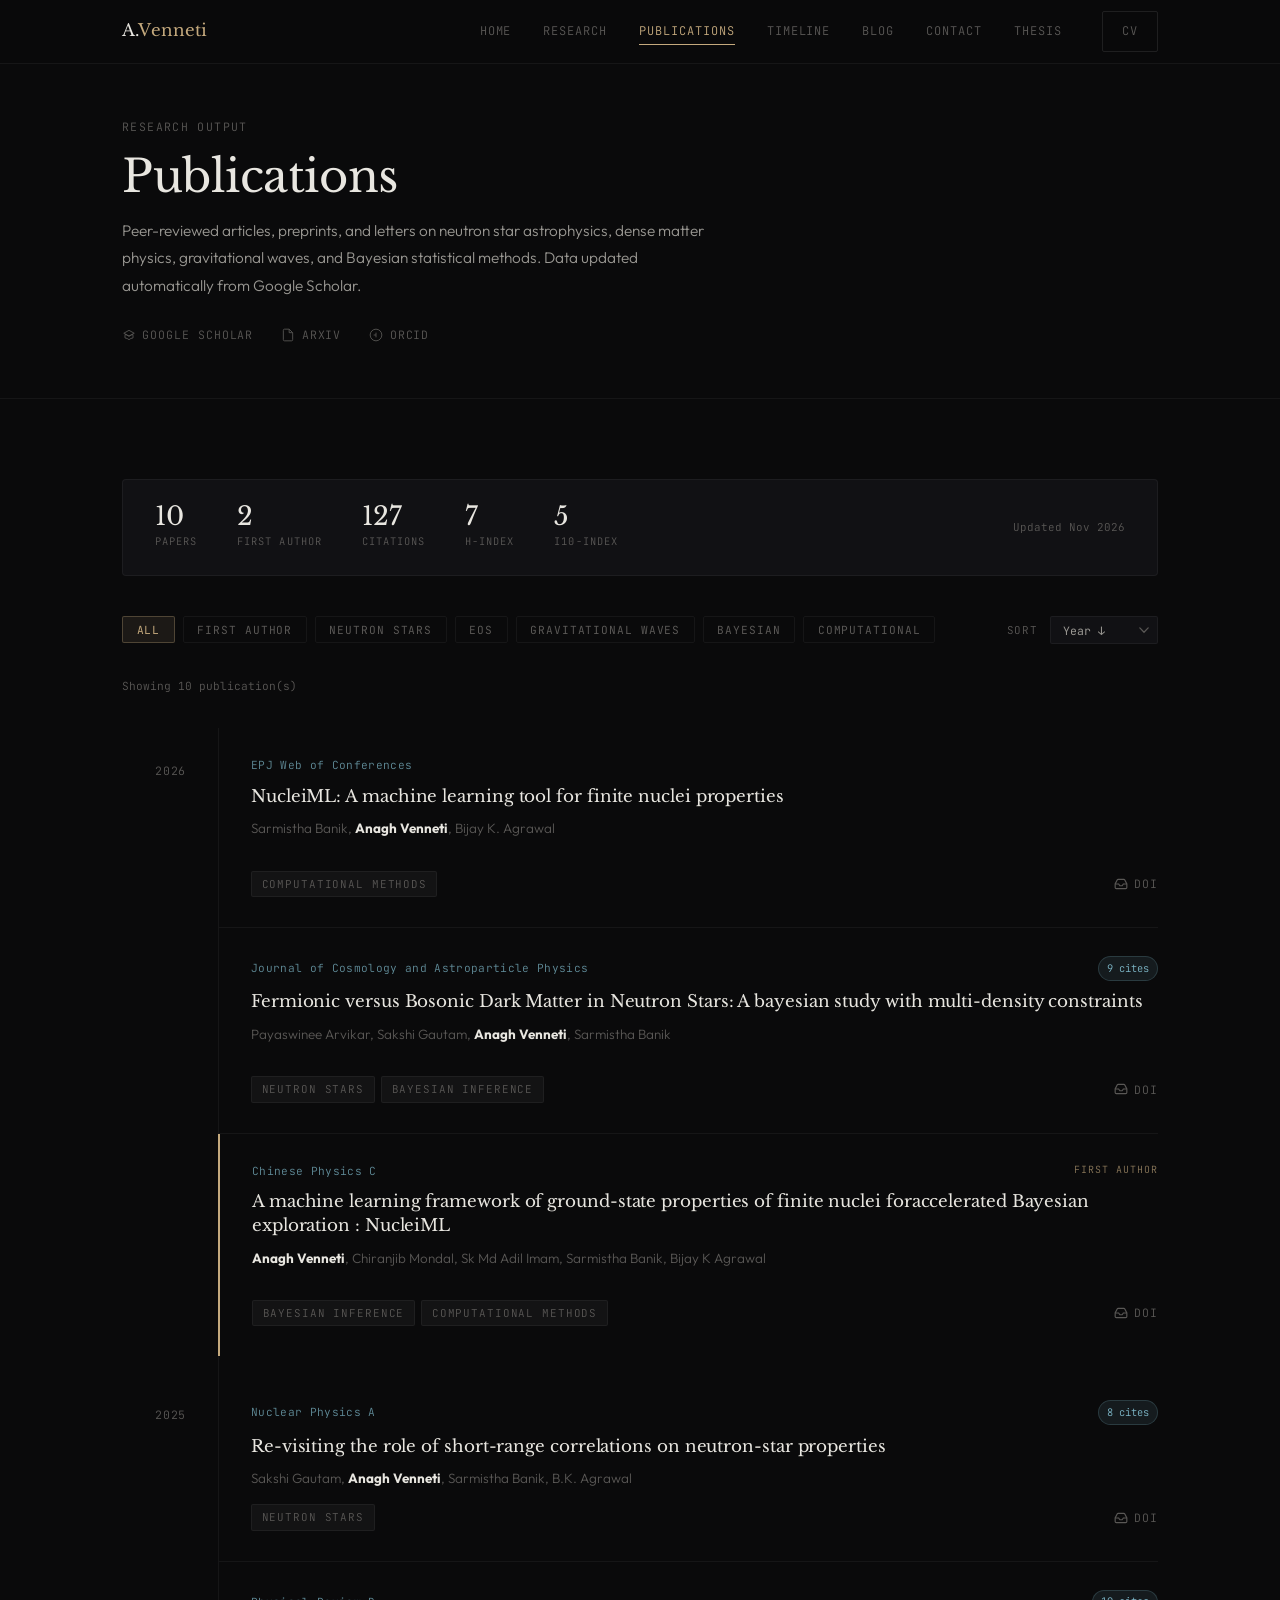
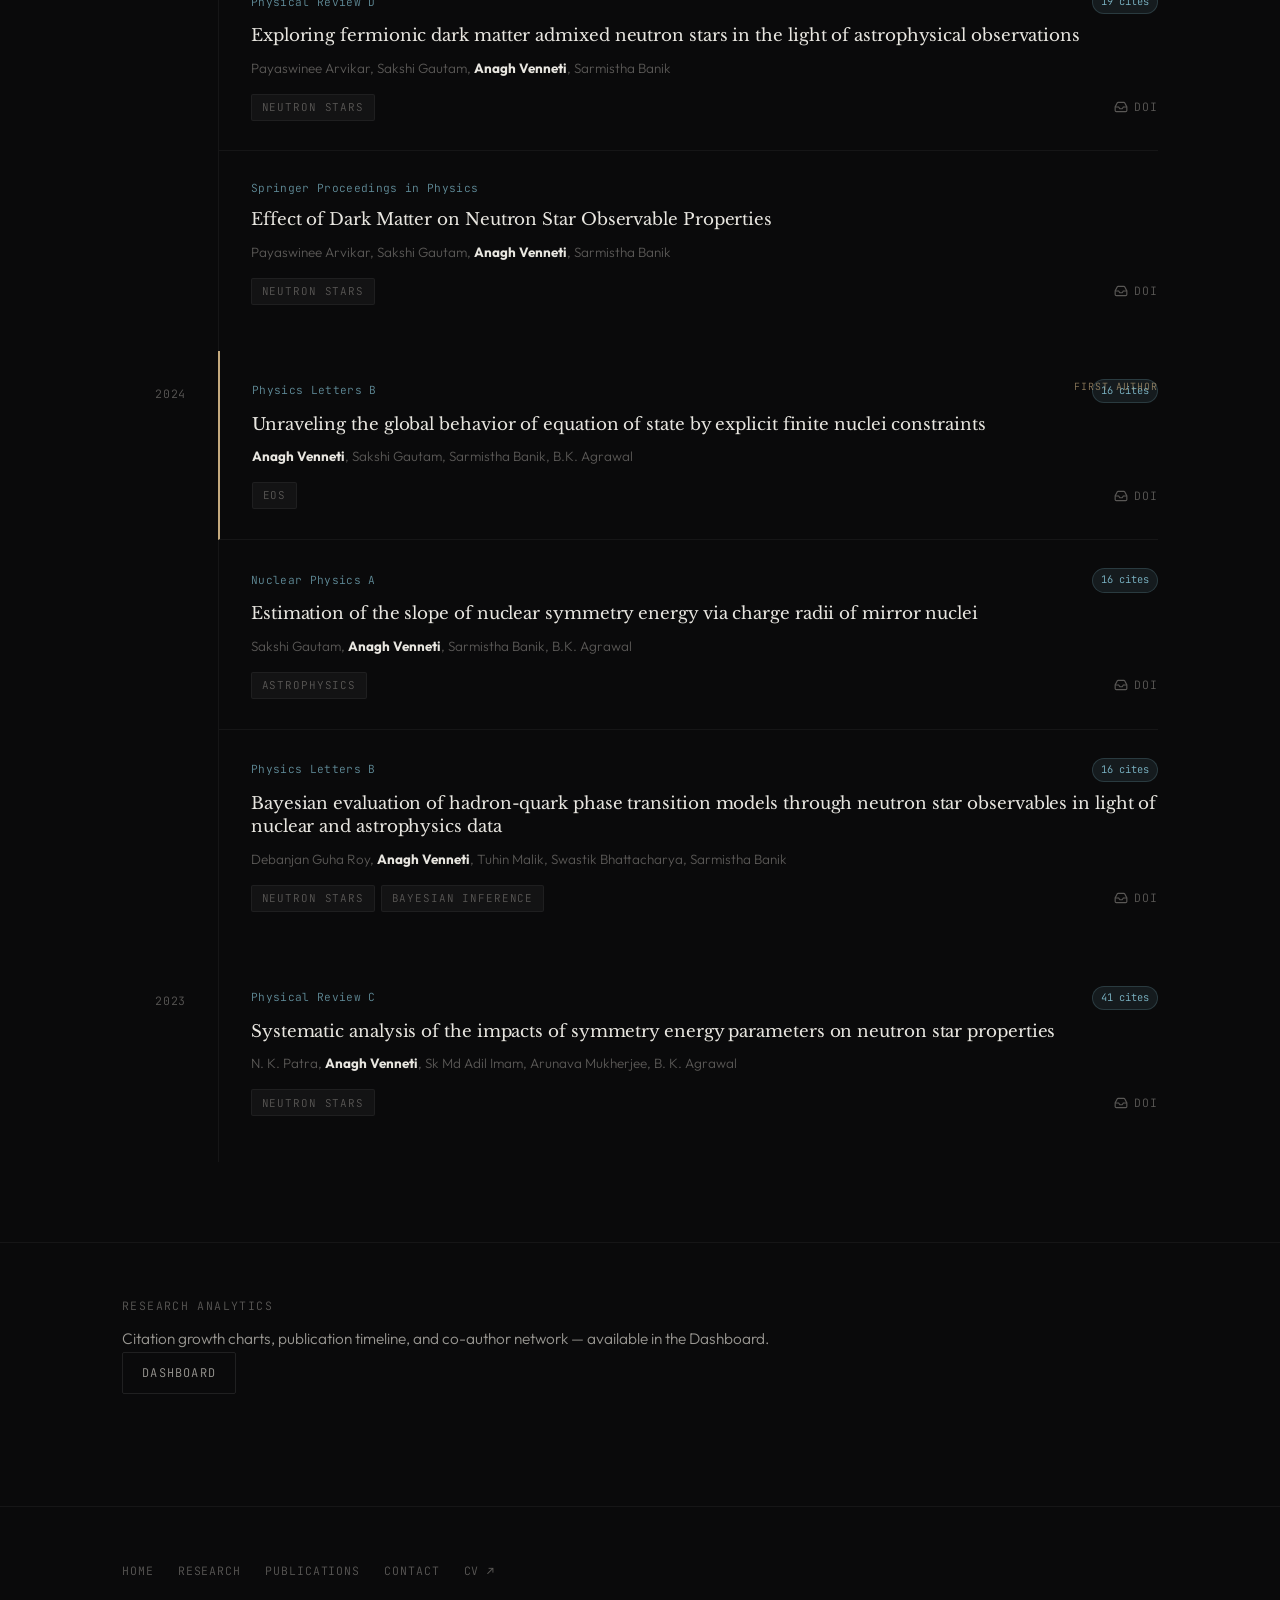
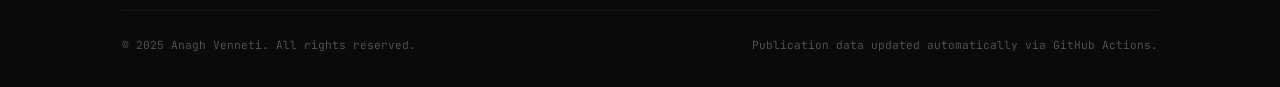
<file: pages/publications.html>
<!DOCTYPE html>
<html lang="en">
<head>
  <meta charset="UTF-8" />
  <meta name="viewport" content="width=device-width, initial-scale=1.0" />
  <meta name="description" content="Publications — Anagh Venneti, Computational Astrophysics. Research papers on neutron stars, EOS, gravitational waves, and Bayesian inference." />
  <title>Publications — Anagh Venneti</title>

  <link rel="preconnect" href="https://fonts.googleapis.com" />
  <link rel="preconnect" href="https://fonts.gstatic.com" crossorigin />
  <link href="https://fonts.googleapis.com/css2?family=Libre+Baskerville:ital,wght@0,400;0,700;1,400&family=JetBrains+Mono:wght@300;400;500&family=Outfit:wght@200;300;400;500;600&display=swap" rel="stylesheet" />

  <link rel="stylesheet" href="../css/main.css" />
  <link rel="stylesheet" href="../css/publications.css" />
</head>
<body>

<!-- ═══════════════════ NAV ═══════════════════════════════════ -->
<nav id="nav" role="navigation">
  <div class="nav-inner">
    <a href="../index.html" class="nav-logo">A.<span>Venneti</span></a>
    <div class="nav-links">
      <a href="../index.html">Home</a>
      <a href="research.html">Research</a>
      <a href="publications.html" class="active">Publications</a>
      <a href="timeline.html">Timeline</a>
      <a href="notes.html">Blog</a>
      <a href="contact.html">Contact</a>
      <a href="../assets/thesis.pdf" data-doc-access="thesis" data-doc-url="../assets/thesis.pdf" target="_blank">Thesis</a>
      <a href="../assets/cv.pdf" class="btn btn-sm" style="margin-left:.5rem;" target="_blank" data-doc-access="cv" data-doc-url="../assets/cv.pdf">CV</a>
    </div>
    <button class="nav-toggle" aria-label="Toggle menu">
      <span></span><span></span><span></span>
    </button>
  </div>
</nav>

<div class="nav-mobile">
  <a href="../index.html">Home</a>
  <a href="research.html">Research</a>
  <a href="publications.html">Publications</a>
  <a href="dashboard.html">Dashboard</a>
  <a href="timeline.html">Timeline</a>
  <a href="notes.html">Blog</a>
  <a href="contact.html">Contact</a>
  <a href="../assets/cv.pdf" target="_blank" data-doc-access="cv" data-doc-url="../assets/cv.pdf">Curriculum Vitae ↗</a>
</div>

<!-- ═══════════════════ MAIN ══════════════════════════════════ -->
<main class="page-content">

  <!-- Page header -->
  <section class="section-sm" style="border-bottom:1px solid var(--border-subtle);">
    <div class="container">
      <div class="animate-fade-up">
        <span class="label">Research output</span>
        <h1 style="margin-top:.6rem; font-size:clamp(1.8rem,4vw,2.8rem);">Publications</h1>
      </div>
      <p class="animate-fade-up delay-100" style="margin-top:.75rem; max-width:600px;">
        Peer-reviewed articles, preprints, and letters on neutron star astrophysics,
        dense matter physics, gravitational waves, and Bayesian statistical methods.
        Data updated automatically from Google Scholar.
      </p>

      <!-- External profile links -->
      <div class="pub-profile-links animate-fade-up delay-200">
        <a class="icon-link" href="https://scholar.google.co.in/citations?user=VMa_jXYAAAAJ&hl=en" target="_blank" rel="noopener">
          <svg viewBox="0 0 24 24" fill="none" stroke="currentColor" stroke-width="1.5"><path d="M12 14l9-5-9-5-9 5 9 5z"/><path d="M12 14l6.16-3.422a12.083 12.083 0 01.665 6.479A11.952 11.952 0 0012 20.055a11.952 11.952 0 00-6.824-2.998 12.078 12.078 0 01.665-6.479L12 14z"/></svg>
          Google Scholar
        </a>
        <a class="icon-link" href="https://arxiv.org/search/advanced?advanced=1&terms-0-operator=AND&terms-0-term=%22Anagh+Venneti%22&terms-0-field=author&classification-physics_archives=all&classification-include_cross_list=include&date-filter_by=all_dates&date-year=&date-from_date=&date-to_date=&date-date_type=submitted_date&abstracts=show&size=50&order=-announced_date_first" target="_blank" rel="noopener">
          <svg viewBox="0 0 24 24" fill="none" stroke="currentColor" stroke-width="1.5"><path d="M14 2H6a2 2 0 00-2 2v16a2 2 0 002 2h12a2 2 0 002-2V8z"/><polyline points="14 2 14 8 20 8"/></svg>
          arXiv
        </a>
        <a class="icon-link" href="https://orcid.org/0000-0002-0812-2702" target="_blank" rel="noopener">
          <svg viewBox="0 0 24 24" fill="none" stroke="currentColor" stroke-width="1.5"><circle cx="12" cy="12" r="10"/><line x1="12" y1="8" x2="12" y2="16"/><line x1="8" y1="12" x2="12" y2="12"/></svg>
          ORCID
        </a>
      </div>
    </div>
  </section>

  <section class="section">
    <div class="container">

      <!-- Metrics bar -->
      <div class="pub-stats-bar animate-fade-up" id="pub-stats">
        <div class="loading-dots"><span></span><span></span><span></span></div>
      </div>

      <!-- Controls: filter + sort -->
      <div class="pub-controls animate-fade-up delay-100">
        <div class="pub-filters" role="group" aria-label="Filter publications by topic">
          <button data-filter="all" class="active">All</button>
          <button data-filter="first-author">First Author</button>
          <button data-filter="neutron stars">Neutron Stars</button>
          <button data-filter="EOS">EOS</button>
          <button data-filter="gravitational waves">Gravitational Waves</button>
          <button data-filter="Bayesian inference">Bayesian</button>
          <button data-filter="computational methods">Computational</button>
        </div>

        <div class="pub-sort">
          <label for="sort-select">Sort</label>
          <select id="sort-select" aria-label="Sort publications">
            <option value="year-desc">Year ↓</option>
            <option value="year-asc">Year ↑</option>
            <option value="cited">Most cited</option>
          </select>
        </div>
      </div>

      <!-- Result count -->
      <p style="font-family:var(--font-mono);font-size:.7rem;color:var(--text-muted);margin-bottom:2rem;">
        Showing <span id="pub-count">…</span> publication(s)
      </p>

      <!-- Publication list (injected by publications.js) -->
      <div id="pub-list" aria-live="polite">
        <div style="padding:3rem 0; text-align:center;">
          <div class="loading-dots" style="justify-content:center;"><span></span><span></span><span></span></div>
          <p style="font-family:var(--font-mono);font-size:.72rem;color:var(--text-muted);margin-top:1rem;">Loading publications…</p>
        </div>
      </div>

    </div>
  </section>

  <!-- Placeholder: Dashboard link (Phase 2) -->
  <section class="section-sm" style="border-top:1px solid var(--border-subtle);">
    <div class="container">
      <div class="placeholder-banner reveal">
        <div>
          <span class="label">Research Analytics</span>
          <p style="margin-top:.4rem;">Citation growth charts, publication timeline, and co-author network — available in the Dashboard.</p>
        </div>
        <a href="dashboard.html" class="btn">Dashboard</a>
      </div>
    </div>
  </section>

</main>

<footer>
  <div class="container">
    <div class="footer-inner">
      <div class="footer-links">
        <a class="icon-link" href="../index.html">Home</a>
        <a class="icon-link" href="research.html">Research</a>
        <a class="icon-link" href="publications.html">Publications</a>
        <a class="icon-link" href="contact.html">Contact</a>
        <a class="icon-link" href="../assets/cv.pdf" target="_blank" data-doc-access="cv" data-doc-url="../assets/cv.pdf">CV ↗</a>
      </div>
      <div class="footer-bottom">
        <p>© 2025 Anagh Venneti. All rights reserved.</p>
        <p>Publication data updated automatically via GitHub Actions.</p>
      </div>
    </div>
  </div>
</footer>

<script src="../js/nav.js"></script>
<script src="../js/publications.js"></script>

<!-- Additional pub-page style fixes for sub-page paths -->
<style>
  .pub-profile-links {
    display: flex;
    flex-wrap: wrap;
    gap: 0.25rem 1.75rem;
    margin-top: 1.25rem;
  }
  /* Placeholder banner */
  .placeholder-banner { flex-wrap: wrap; gap: 1rem; }
</style>

<script src="../js/doc-access.js" defer></script>
</body>
</html>
</file>
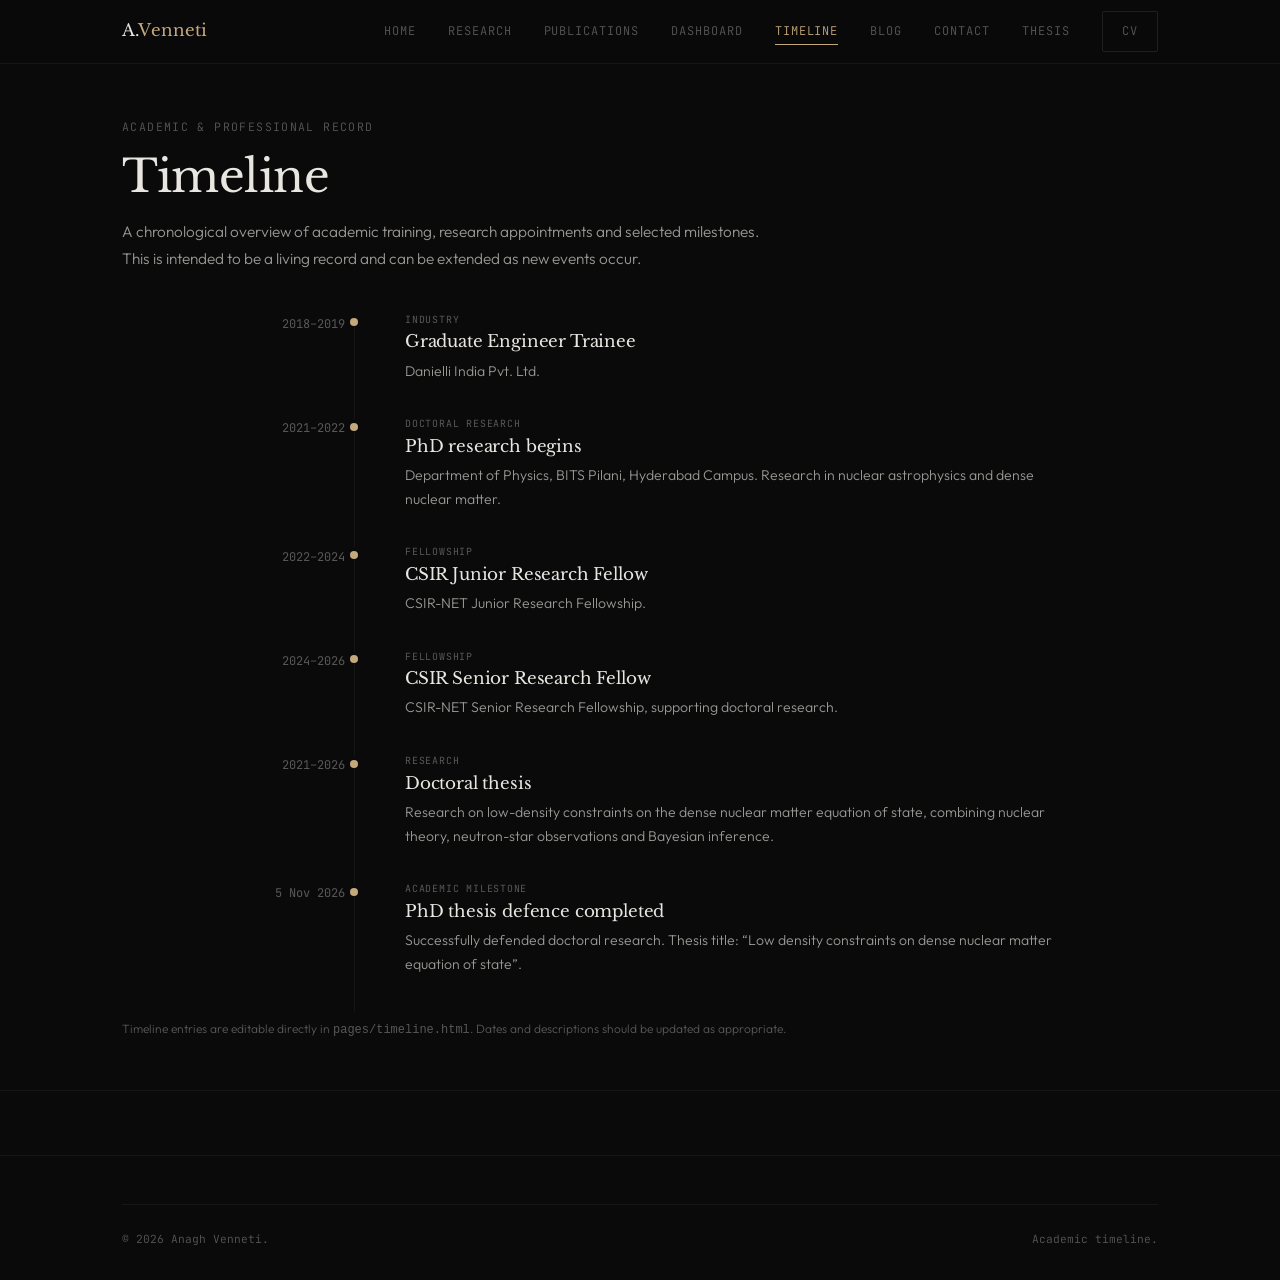
<file: pages/timeline.html>
<!DOCTYPE html><html lang="en"><head><meta charset="UTF-8"/><meta name="viewport" content="width=device-width, initial-scale=1.0"/><meta name="description" content="Academic and professional timeline of Anagh Venneti."/><title>Timeline — Anagh Venneti</title><link rel="preconnect" href="https://fonts.googleapis.com"/><link rel="preconnect" href="https://fonts.gstatic.com" crossorigin/><link href="https://fonts.googleapis.com/css2?family=Libre+Baskerville:ital,wght@0,400;0,700;1,400&family=JetBrains+Mono:wght@300;400;500&family=Outfit:wght@200;300;400;500;600&display=swap" rel="stylesheet"/><link rel="stylesheet" href="../css/main.css"/><style>
.timeline{max-width:850px;margin:2.5rem auto 0}.timeline-item{display:grid;grid-template-columns:130px 1fr;gap:2.25rem;padding:0 0 2.1rem;position:relative}.timeline-item:before{content:"";position:absolute;left:139px;top:7px;bottom:-2px;width:1px;background:var(--border-subtle)}.timeline-year{font: .75rem var(--font-mono);color:var(--text-muted);text-align:right;padding-top:.2rem}.timeline-content{padding-left:1.5rem;position:relative}.timeline-content:before{content:"";position:absolute;left:-1.93rem;top:.35rem;width:8px;height:8px;border-radius:50%;background:var(--text-accent);border:2px solid var(--bg-primary)}.timeline-content h2{font:1.05rem var(--font-serif);margin:0 0 .45rem}.timeline-content p{font-size:.88rem;line-height:1.7;color:var(--text-secondary);margin:0}.timeline-kind{font:.62rem var(--font-mono);letter-spacing:.08em;text-transform:uppercase;color:var(--text-muted);margin-bottom:.35rem;display:block}@media(max-width:600px){.timeline-item{grid-template-columns:78px 1fr;gap:.8rem}.timeline-item:before{left:87px}.timeline-content{padding-left:1rem}.timeline-content:before{left:-1.43rem}}
</style></head><body><nav id="nav"><div class="nav-inner"><a href="../index.html" class="nav-logo">A.<span>Venneti</span></a><div class="nav-links"><a href="../index.html">Home</a><a href="research.html">Research</a><a href="publications.html">Publications</a><a href="dashboard.html">Dashboard</a><a href="timeline.html" class="active">Timeline</a><a href="notes.html">Blog</a><a href="contact.html">Contact</a><a href="../assets/thesis.pdf" data-doc-access="thesis" data-doc-url="../assets/thesis.pdf" target="_blank">Thesis</a><a href="../assets/cv.pdf" data-doc-access="cv" data-doc-url="../assets/cv.pdf" class="btn btn-sm" target="_blank">CV</a></div><button class="nav-toggle"><span></span><span></span><span></span></button></div></nav><div class="nav-mobile"><a href="../index.html">Home</a><a href="research.html">Research</a><a href="publications.html">Publications</a><a href="dashboard.html">Dashboard</a><a href="timeline.html">Timeline</a><a href="notes.html">Blog</a><a href="contact.html">Contact</a></div>
<main class="page-content"><section class="section-sm" style="border-bottom:1px solid var(--border-subtle);"><div class="container"><span class="label">Academic &amp; professional record</span><h1 style="margin-top:.6rem;font-size:clamp(1.8rem,4vw,2.8rem);">Timeline</h1><p style="margin-top:.8rem;max-width:650px;">A chronological overview of academic training, research appointments and selected milestones. This is intended to be a living record and can be extended as new events occur.</p><div class="timeline">
<div class="timeline-item"><div class="timeline-year">2018–2019</div><div class="timeline-content"><span class="timeline-kind">Industry</span><h2>Graduate Engineer Trainee</h2><p>Danielli India Pvt. Ltd.</p></div></div>
<div class="timeline-item"><div class="timeline-year">2021–2022</div><div class="timeline-content"><span class="timeline-kind">Doctoral research</span><h2>PhD research begins</h2><p>Department of Physics, BITS Pilani, Hyderabad Campus. Research in nuclear astrophysics and dense nuclear matter.</p></div></div>
<div class="timeline-item"><div class="timeline-year">2022–2024</div><div class="timeline-content"><span class="timeline-kind">Fellowship</span><h2>CSIR Junior Research Fellow</h2><p>CSIR-NET Junior Research Fellowship.</p></div></div>
<div class="timeline-item"><div class="timeline-year">2024–2026</div><div class="timeline-content"><span class="timeline-kind">Fellowship</span><h2>CSIR Senior Research Fellow</h2><p>CSIR-NET Senior Research Fellowship, supporting doctoral research.</p></div></div>
<div class="timeline-item"><div class="timeline-year">2021–2026</div><div class="timeline-content"><span class="timeline-kind">Research</span><h2>Doctoral thesis</h2><p>Research on low-density constraints on the dense nuclear matter equation of state, combining nuclear theory, neutron-star observations and Bayesian inference.</p></div></div>
<div class="timeline-item"><div class="timeline-year">5 Nov 2026</div><div class="timeline-content"><span class="timeline-kind">Academic milestone</span><h2>PhD thesis defence completed</h2><p>Successfully defended doctoral research. Thesis title: “Low density constraints on dense nuclear matter equation of state”.</p></div></div>
</div><p style="font-size:.75rem;color:var(--text-muted);margin-top:.5rem;">Timeline entries are editable directly in <code>pages/timeline.html</code>. Dates and descriptions should be updated as appropriate.</p></div></section></main><footer><div class="container"><div class="footer-bottom"><p>© 2026 Anagh Venneti.</p><p>Academic timeline.</p></div></div></footer><script src="../js/nav.js"></script><script src="../js/doc-access.js" defer></script></body></html>
</file>
<file: css/main.css>
/* ============================================================
   ANAGH VENNETI — COMPUTATIONAL ASTROPHYSICS RESEARCH SITE
   Main Stylesheet — Phase 1
   ============================================================ */

@import url('https://fonts.googleapis.com/css2?family=Libre+Baskerville:ital,wght@0,400;0,700;1,400&family=JetBrains+Mono:wght@300;400;500&family=Outfit:wght@200;300;400;500;600&display=swap');

/* ── DESIGN TOKENS ─────────────────────────────────────────── */
:root {
  /* Backgrounds */
  --bg-base:        #0a0a0b;
  --bg-surface:     #111114;
  --bg-raised:      #17171c;
  --bg-border:      #1f1f27;
  --bg-hover:       #22222c;

  /* Text */
  --text-primary:   #e8e6e0;
  --text-secondary: #9a9893;
  --text-muted:     #5a5856;
  --text-accent:    #c4a97d;   /* warm amber — academic gold */
  --text-accent2:   #7eb8c9;  /* cool steel blue — data/science */

  /* Borders / Dividers */
  --border-subtle:  rgba(255,255,255,0.05);
  --border-mid:     rgba(255,255,255,0.09);
  --border-accent:  rgba(196,169,125,0.3);

  /* Typography */
  --font-serif:     'Libre Baskerville', Georgia, serif;
  --font-sans:      'Outfit', system-ui, sans-serif;
  --font-mono:      'JetBrains Mono', 'Fira Code', monospace;

  /* Spacing */
  --max-w:          1100px;
  --max-w-narrow:   720px;
  --nav-h:          64px;

  /* Transitions */
  --ease:           cubic-bezier(0.25, 0.46, 0.45, 0.94);
  --ease-out:       cubic-bezier(0.0, 0.0, 0.2, 1);
}

/* ── RESET / BASE ──────────────────────────────────────────── */
*, *::before, *::after { box-sizing: border-box; margin: 0; padding: 0; }

html {
  scroll-behavior: smooth;
  font-size: 16px;
  -webkit-font-smoothing: antialiased;
  -moz-osx-font-smoothing: grayscale;
}

body {
  background: var(--bg-base);
  color: var(--text-primary);
  font-family: var(--font-sans);
  font-weight: 300;
  line-height: 1.7;
  min-height: 100vh;
}

a { color: inherit; text-decoration: none; transition: color 0.2s var(--ease); }
a:hover { color: var(--text-accent); }
img { display: block; max-width: 100%; }
ul, ol { list-style: none; }

/* ── SCROLLBAR ─────────────────────────────────────────────── */
::-webkit-scrollbar { width: 4px; }
::-webkit-scrollbar-track { background: var(--bg-base); }
::-webkit-scrollbar-thumb { background: var(--bg-border); border-radius: 2px; }
::-webkit-scrollbar-thumb:hover { background: var(--text-muted); }

/* ── TYPOGRAPHY ────────────────────────────────────────────── */
h1, h2, h3, h4 {
  font-family: var(--font-serif);
  font-weight: 400;
  line-height: 1.25;
  letter-spacing: -0.01em;
}
h1 { font-size: clamp(2rem, 5vw, 3.5rem); }
h2 { font-size: clamp(1.4rem, 3vw, 2rem); }
h3 { font-size: clamp(1.1rem, 2vw, 1.35rem); }
h4 { font-size: 1rem; font-family: var(--font-sans); font-weight: 500; letter-spacing: 0.06em; text-transform: uppercase; color: var(--text-secondary); }

p { color: var(--text-secondary); font-size: 0.96rem; line-height: 1.8; }

.serif { font-family: var(--font-serif); }
.mono  { font-family: var(--font-mono); }

.label {
  font-family: var(--font-mono);
  font-size: 0.72rem;
  letter-spacing: 0.12em;
  text-transform: uppercase;
  color: var(--text-muted);
}

.accent { color: var(--text-accent); }
.accent2 { color: var(--text-accent2); }

/* ── LAYOUT ────────────────────────────────────────────────── */
.container {
  width: 100%;
  max-width: var(--max-w);
  margin: 0 auto;
  padding: 0 2rem;
}
.container-narrow {
  width: 100%;
  max-width: var(--max-w-narrow);
  margin: 0 auto;
  padding: 0 2rem;
}

/* ── NAV ───────────────────────────────────────────────────── */
#nav {
  position: fixed;
  top: 0; left: 0; right: 0;
  z-index: 100;
  height: var(--nav-h);
  background: rgba(10,10,11,0.85);
  backdrop-filter: blur(12px) saturate(1.2);
  -webkit-backdrop-filter: blur(12px) saturate(1.2);
  border-bottom: 1px solid var(--border-subtle);
  transition: border-color 0.3s var(--ease);
}
#nav.scrolled { border-bottom-color: var(--border-mid); }

.nav-inner {
  height: 100%;
  display: flex;
  align-items: center;
  justify-content: space-between;
  max-width: var(--max-w);
  margin: 0 auto;
  padding: 0 2rem;
}

.nav-logo {
  font-family: var(--font-serif);
  font-size: 1.05rem;
  letter-spacing: 0.01em;
  color: var(--text-primary);
}
.nav-logo span { color: var(--text-accent); }

.nav-links {
  display: flex;
  align-items: center;
  gap: 2rem;
}
.nav-links a {
  font-family: var(--font-mono);
  font-size: 0.75rem;
  letter-spacing: 0.08em;
  text-transform: uppercase;
  color: var(--text-muted);
  transition: color 0.2s;
  position: relative;
}
.nav-links a::after {
  content: '';
  position: absolute;
  bottom: -3px; left: 0; right: 0;
  height: 1px;
  background: var(--text-accent);
  transform: scaleX(0);
  transform-origin: left;
  transition: transform 0.25s var(--ease);
}
.nav-links a:hover { color: var(--text-primary); }
.nav-links a:hover::after, .nav-links a.active::after { transform: scaleX(1); }
.nav-links a.active { color: var(--text-accent); }

/* Hamburger */
.nav-toggle {
  display: none;
  flex-direction: column;
  gap: 5px;
  cursor: pointer;
  padding: 4px;
  background: none;
  border: none;
}
.nav-toggle span {
  display: block;
  width: 22px;
  height: 1px;
  background: var(--text-secondary);
  transition: all 0.3s var(--ease);
}
.nav-toggle.open span:nth-child(1) { transform: translateY(6px) rotate(45deg); }
.nav-toggle.open span:nth-child(2) { opacity: 0; transform: scaleX(0); }
.nav-toggle.open span:nth-child(3) { transform: translateY(-6px) rotate(-45deg); }

/* Mobile nav */
.nav-mobile {
  display: none;
  position: fixed;
  top: var(--nav-h);
  left: 0; right: 0;
  background: rgba(10,10,11,0.97);
  backdrop-filter: blur(16px);
  border-bottom: 1px solid var(--border-mid);
  padding: 2rem;
  z-index: 99;
  flex-direction: column;
  gap: 1.5rem;
}
.nav-mobile.open { display: flex; }
.nav-mobile a {
  font-family: var(--font-mono);
  font-size: 0.85rem;
  letter-spacing: 0.08em;
  text-transform: uppercase;
  color: var(--text-secondary);
  padding: 0.5rem 0;
  border-bottom: 1px solid var(--border-subtle);
}

/* ── PAGE WRAPPER ──────────────────────────────────────────── */
.page-content {
  padding-top: var(--nav-h);
}

/* ── SECTION SPACING ───────────────────────────────────────── */
.section { padding: 5rem 0; }
.section-sm { padding: 3rem 0; }
.section-lg { padding: 7rem 0; }

.section-header { margin-bottom: 3rem; }
.section-header .label { margin-bottom: 0.75rem; display: block; }

/* Divider line */
.divider {
  width: 100%;
  height: 1px;
  background: var(--border-subtle);
  margin: 0;
}

/* ── CARDS ─────────────────────────────────────────────────── */
.card {
  background: var(--bg-surface);
  border: 1px solid var(--border-subtle);
  border-radius: 4px;
  padding: 1.75rem;
  transition: border-color 0.2s var(--ease), background 0.2s var(--ease);
}
.card:hover {
  border-color: var(--border-mid);
  background: var(--bg-raised);
}

/* ── BUTTONS ───────────────────────────────────────────────── */
.btn {
  display: inline-flex;
  align-items: center;
  gap: 0.5rem;
  font-family: var(--font-mono);
  font-size: 0.75rem;
  letter-spacing: 0.1em;
  text-transform: uppercase;
  padding: 0.6rem 1.2rem;
  border-radius: 2px;
  cursor: pointer;
  transition: all 0.2s var(--ease);
  border: 1px solid var(--border-mid);
  background: transparent;
  color: var(--text-secondary);
}
.btn:hover { border-color: var(--text-accent); color: var(--text-accent); background: rgba(196,169,125,0.05); }
.btn-primary {
  background: var(--text-accent);
  color: var(--bg-base);
  border-color: var(--text-accent);
}
.btn-primary:hover { background: #d4b98d; border-color: #d4b98d; color: var(--bg-base); }

/* ── ICON LINKS ────────────────────────────────────────────── */
.icon-link {
  display: inline-flex;
  align-items: center;
  gap: 0.4rem;
  font-family: var(--font-mono);
  font-size: 0.72rem;
  letter-spacing: 0.08em;
  text-transform: uppercase;
  color: var(--text-muted);
  transition: color 0.2s;
  padding: 0.35rem 0;
}
.icon-link:hover { color: var(--text-accent); }
.icon-link svg { width: 14px; height: 14px; flex-shrink: 0; }

/* ── TAG / BADGE ───────────────────────────────────────────── */
.tag {
  display: inline-block;
  font-family: var(--font-mono);
  font-size: 0.68rem;
  letter-spacing: 0.08em;
  text-transform: uppercase;
  padding: 0.2rem 0.6rem;
  border-radius: 2px;
  background: rgba(255,255,255,0.04);
  border: 1px solid var(--border-subtle);
  color: var(--text-muted);
}
.tag-accent {
  background: rgba(196,169,125,0.08);
  border-color: var(--border-accent);
  color: var(--text-accent);
}
.tag-blue {
  background: rgba(126,184,201,0.08);
  border-color: rgba(126,184,201,0.25);
  color: var(--text-accent2);
}

/* ── ANIMATIONS ────────────────────────────────────────────── */
@keyframes fadeUp {
  from { opacity: 0; transform: translateY(20px); }
  to   { opacity: 1; transform: translateY(0); }
}
@keyframes fadeIn {
  from { opacity: 0; }
  to   { opacity: 1; }
}

.animate-fade-up   { animation: fadeUp 0.7s var(--ease-out) both; }
.animate-fade-in   { animation: fadeIn 0.5s var(--ease-out) both; }
.delay-100 { animation-delay: 0.1s; }
.delay-200 { animation-delay: 0.2s; }
.delay-300 { animation-delay: 0.3s; }
.delay-400 { animation-delay: 0.4s; }
.delay-500 { animation-delay: 0.5s; }
.delay-600 { animation-delay: 0.6s; }

/* Intersection observer targets */
.reveal {
  opacity: 0;
  transform: translateY(16px);
  transition: opacity 0.6s var(--ease-out), transform 0.6s var(--ease-out);
}
.reveal.visible {
  opacity: 1;
  transform: translateY(0);
}

/* ── FOOTER ────────────────────────────────────────────────── */
footer {
  border-top: 1px solid var(--border-subtle);
  padding: 3rem 0 2rem;
  margin-top: 4rem;
}
.footer-inner {
  display: flex;
  flex-direction: column;
  gap: 1.5rem;
}
.footer-links {
  display: flex;
  flex-wrap: wrap;
  gap: 1.5rem;
}
.footer-bottom {
  display: flex;
  justify-content: space-between;
  align-items: center;
  flex-wrap: wrap;
  gap: 1rem;
  padding-top: 1.5rem;
  border-top: 1px solid var(--border-subtle);
}
.footer-bottom p {
  font-family: var(--font-mono);
  font-size: 0.7rem;
  color: var(--text-muted);
}

/* ── LOADING STATE ─────────────────────────────────────────── */
.loading-dots {
  display: inline-flex;
  gap: 4px;
  align-items: center;
}
.loading-dots span {
  width: 4px; height: 4px;
  border-radius: 50%;
  background: var(--text-muted);
  animation: blink 1.2s infinite;
}
.loading-dots span:nth-child(2) { animation-delay: 0.2s; }
.loading-dots span:nth-child(3) { animation-delay: 0.4s; }
@keyframes blink { 0%, 80%, 100% { opacity: 0.2; } 40% { opacity: 1; } }

/* ── RESPONSIVE ────────────────────────────────────────────── */
@media (max-width: 768px) {
  .nav-links { display: none; }
  .nav-toggle { display: flex; }
  .container { padding: 0 1.25rem; }
  .container-narrow { padding: 0 1.25rem; }
  .section { padding: 3.5rem 0; }
  .section-lg { padding: 4rem 0; }
}

/* ── PRINT ─────────────────────────────────────────────────── */
@media print {
  #nav, footer { display: none; }
  .page-content { padding-top: 0; }
  body { background: white; color: black; }
}
</file>
<file: css/home.css>
/* ============================================================
   home.css  —  Homepage-specific styles
   ============================================================ */

/* ── HERO ──────────────────────────────────────────────────── */
.hero {
  min-height: calc(90vh - var(--nav-h));
  display: flex;
  align-items: center;
}

.hero-layout {
  display: grid;
  grid-template-columns: 1fr 380px;
  gap: 4rem;
  align-items: start;
  padding-top: 2rem;
}

/* Identity */
.hero-top {
  margin-bottom: 1.5rem;
}

.hero-name {
  font-family: var(--font-serif);
  font-size: clamp(3rem, 7vw, 5.5rem);
  line-height: 1.05;
  letter-spacing: -0.03em;
  margin-bottom: 1.5rem;
  color: var(--text-primary);
}
.hero-name em {
  font-style: italic;
  color: var(--text-accent);
}

.hero-tagline {
  font-family: var(--font-sans);
  font-size: clamp(0.95rem, 1.8vw, 1.08rem);
  color: var(--text-secondary);
  max-width: 480px;
  line-height: 1.75;
  margin-bottom: 1.5rem;
  font-weight: 300;
}

.hero-affil {
  display: flex;
  align-items: center;
  gap: 0.65rem;
  margin-bottom: 2.5rem;
}
.affil-dot {
  width: 6px; height: 6px;
  border-radius: 50%;
  background: var(--text-accent);
  flex-shrink: 0;
  box-shadow: 0 0 8px rgba(196,169,125,0.4);
  animation: pulse-dot 2.5s ease-in-out infinite;
}
@keyframes pulse-dot {
  0%, 100% { box-shadow: 0 0 8px rgba(196,169,125,0.4); }
  50% { box-shadow: 0 0 16px rgba(196,169,125,0.7); }
}
.hero-affil span {
  font-family: var(--font-mono);
  font-size: 0.75rem;
  letter-spacing: 0.03em;
  color: var(--text-muted);
}

.hero-links {
  display: flex;
  flex-wrap: wrap;
  gap: 0.25rem 1.5rem;
  align-items: center;
}

/* Visual column */
.hero-visual {
  display: flex;
  flex-direction: column;
  gap: 2rem;
  padding-top: 1rem;
}

.hero-photo-wrap {
  width: 100%;
  aspect-ratio: 1;
  border: 1px solid var(--border-subtle);
  border-radius: 4px;
  overflow: hidden;
  background: var(--bg-surface);
  position: relative;
}

.hero-photo-placeholder {
  display: flex;
  flex-direction: column;
  align-items: center;
  justify-content: center;
  height: 100%;
  min-height: 280px;
  color: var(--text-muted);
}
.hero-photo-placeholder svg {
  width: 80px; height: 80px;
  opacity: 0.4;
}

/* Profile photo (when image is added) */
.hero-photo {
  width: 100%;
  height: 100%;
  object-fit: cover;
  object-position: center top;
  filter: grayscale(15%) contrast(1.05);
  transition: filter 0.3s;
}
.hero-photo-wrap:hover .hero-photo { filter: grayscale(0%) contrast(1); }

/* Equation decoration */
.hero-equation {
  padding: 1rem 1.25rem;
  background: var(--bg-surface);
  border: 1px solid var(--border-subtle);
  border-radius: 3px;
  border-left: 2px solid var(--border-accent);
}
.eq-label {
  font-family: var(--font-mono);
  font-size: 0.62rem;
  letter-spacing: 0.12em;
  text-transform: uppercase;
  color: var(--text-muted);
  display: block;
  margin-bottom: 0.6rem;
}
.eq-block {
  display: flex;
  flex-direction: column;
}
.eq-line {
  font-family: var(--font-mono);
  font-size: 0.78rem;
  color: var(--text-accent2);
  letter-spacing: 0.01em;
  line-height: 1.5;
  opacity: 0.85;
}

/* ── RESEARCH INTERESTS ────────────────────────────────────── */
.interests-grid {
  display: grid;
  grid-template-columns: repeat(2, 1fr);
  gap: 1px;
  border: 1px solid var(--border-subtle);
  border-radius: 4px;
  overflow: hidden;
  background: var(--border-subtle);
}

.interest-card {
  background: var(--bg-base);
  padding: 2rem;
  transition: background 0.2s var(--ease);
}
.interest-card:hover { background: var(--bg-surface); }

.interest-icon {
  width: 32px; height: 32px;
  color: var(--text-accent);
  margin-bottom: 1.25rem;
  opacity: 0.8;
}
.interest-icon svg { width: 100%; height: 100%; }

.interest-card h3 {
  font-family: var(--font-serif);
  font-size: 1.05rem;
  font-weight: 400;
  color: var(--text-primary);
  margin-bottom: 0.6rem;
}
.interest-card p {
  font-size: 0.85rem;
  color: var(--text-muted);
  line-height: 1.7;
  margin-bottom: 1rem;
}
.interest-tags {
  display: flex;
  flex-wrap: wrap;
  gap: 0.4rem;
}

/* ── FEATURED PUBLICATIONS ─────────────────────────────────── */
.featured-pub-card {
  display: grid;
  grid-template-columns: 1fr auto;
  gap: 1.5rem;
  padding: 1.75rem 0;
  border-bottom: 1px solid var(--border-subtle);
  align-items: start;
}
.featured-pub-card:last-child { border-bottom: none; }
.featured-pub-card:hover .fp-title { color: var(--text-accent); }

.fp-journal {
  font-family: var(--font-mono);
  font-size: 0.68rem;
  letter-spacing: 0.06em;
  color: var(--text-muted);
  margin-bottom: 0.4rem;
}
.fp-title {
  font-family: var(--font-serif);
  font-size: 1rem;
  font-weight: 400;
  color: var(--text-primary);
  line-height: 1.45;
  margin-bottom: 0.4rem;
  transition: color 0.2s;
}
.fp-authors {
  font-family: var(--font-sans);
  font-size: 0.8rem;
  color: var(--text-muted);
  font-weight: 300;
}
.fp-side {
  display: flex;
  flex-direction: column;
  align-items: flex-end;
  gap: 0.5rem;
  min-width: 80px;
}
.fp-year {
  font-family: var(--font-mono);
  font-size: 0.75rem;
  color: var(--text-muted);
}
.fp-cites {
  font-family: var(--font-mono);
  font-size: 0.68rem;
  color: var(--text-accent2);
}

/* ── UPDATES & STATS ───────────────────────────────────────── */
.updates-layout {
  display: grid;
  grid-template-columns: 1fr 300px;
  gap: 4rem;
  align-items: start;
}

.updates-list { display: flex; flex-direction: column; }

.update-item {
  display: grid;
  grid-template-columns: 80px 1fr;
  gap: 1.5rem;
  padding: 1.25rem 0;
  border-bottom: 1px solid var(--border-subtle);
}
.update-item:last-child { border-bottom: none; }

.update-date {
  font-family: var(--font-mono);
  font-size: 0.68rem;
  letter-spacing: 0.05em;
  color: var(--text-muted);
  padding-top: 0.2rem;
}
.update-content { display: flex; flex-direction: column; gap: 0.5rem; }
.update-content p {
  font-size: 0.85rem;
  color: var(--text-secondary);
  line-height: 1.6;
  font-weight: 300;
}

/* Stats sidebar */
.stats-sidebar {
  display: flex;
  flex-direction: column;
  gap: 1.5rem;
  position: sticky;
  top: calc(var(--nav-h) + 2rem);
}

.stat-card {
  background: var(--bg-surface);
  border: 1px solid var(--border-subtle);
  border-radius: 4px;
  padding: 1.5rem;
}
.stat-card > .label {
  display: block;
  margin-bottom: 1.25rem;
}

.home-metric-grid {
  display: grid;
  grid-template-columns: 1fr 1fr;
  gap: 1rem 1.5rem;
}
.hm-item { display: flex; flex-direction: column; gap: 0.2rem; }
.hm-val {
  font-family: var(--font-serif);
  font-size: 1.5rem;
  color: var(--text-primary);
  line-height: 1;
}
.hm-lbl {
  font-family: var(--font-mono);
  font-size: 0.62rem;
  letter-spacing: 0.08em;
  text-transform: uppercase;
  color: var(--text-muted);
}

.focus-list { display: flex; flex-direction: column; gap: 0.75rem; }
.focus-item {
  display: flex;
  align-items: flex-start;
  gap: 0.75rem;
  font-size: 0.82rem;
  color: var(--text-muted);
  line-height: 1.5;
}
.focus-dot {
  width: 6px; height: 6px;
  border-radius: 50%;
  background: var(--bg-border);
  flex-shrink: 0;
  margin-top: 0.45rem;
}
.focus-dot.focus-active {
  background: var(--text-accent);
  box-shadow: 0 0 6px rgba(196,169,125,0.5);
}

/* ── PLACEHOLDER BANNER ────────────────────────────────────── */
.placeholder-banner {
  display: flex;
  align-items: center;
  justify-content: space-between;
  padding: 1.25rem 1.75rem;
  background: var(--bg-surface);
  border: 1px dashed var(--border-mid);
  border-radius: 4px;
}
.placeholder-banner p {
  font-size: 0.83rem;
}

/* ── RESPONSIVE ────────────────────────────────────────────── */
@media (max-width: 960px) {
  .hero-layout {
    grid-template-columns: 1fr;
    gap: 3rem;
  }
  .hero-visual {
    flex-direction: row;
    align-items: flex-start;
    max-width: 500px;
  }
  .hero-photo-wrap {
    width: 180px;
    flex-shrink: 0;
    aspect-ratio: 1;
  }
  .hero-equation { flex: 1; }
}

@media (max-width: 768px) {
  .hero { min-height: auto; padding: 3rem 0 2rem; }
  .interests-grid { grid-template-columns: 1fr; }
  .updates-layout { grid-template-columns: 1fr; }
  .stats-sidebar { position: static; }
  .hero-visual { flex-direction: column; max-width: 100%; }
  .hero-photo-wrap { width: 140px; }
}

@media (max-width: 480px) {
  .update-item { grid-template-columns: 1fr; gap: 0.5rem; }
  .featured-pub-card { grid-template-columns: 1fr; }
  .fp-side { flex-direction: row; align-items: center; }
}

/* ── PHASE 2: QUICKNAV GRID ────────────────────────────────── */
.quicknav-grid {
  display: grid;
  grid-template-columns: repeat(4, 1fr);
  gap: 1px;
  background: var(--border-subtle);
  border: 1px solid var(--border-subtle);
  border-radius: 4px;
  overflow: hidden;
}

.quicknav-card {
  background: var(--bg-base);
  padding: 1.75rem 1.5rem;
  display: flex;
  flex-direction: column;
  gap: 0.4rem;
  transition: background 0.2s var(--ease);
  position: relative;
}
.quicknav-card:hover { background: var(--bg-surface); }
.quicknav-card .label { margin-bottom: 0.3rem; }
.quicknav-card h3 {
  font-family: var(--font-serif);
  font-size: 1rem;
  font-weight: 400;
  color: var(--text-primary);
  margin-bottom: 0.3rem;
}
.quicknav-card p {
  font-size: 0.8rem;
  color: var(--text-muted);
  line-height: 1.55;
  flex: 1;
}
.qn-arrow {
  font-family: var(--font-mono);
  font-size: 0.9rem;
  color: var(--text-accent);
  opacity: 0;
  margin-top: 0.75rem;
  transition: opacity 0.2s, transform 0.2s var(--ease);
  transform: translateX(-4px);
}
.quicknav-card:hover .qn-arrow {
  opacity: 1;
  transform: translateX(0);
}

@media (max-width: 768px) {
  .quicknav-grid { grid-template-columns: repeat(2, 1fr); }
}
@media (max-width: 420px) {
  .quicknav-grid { grid-template-columns: 1fr; }
}
</file>
<file: css/publications.css>
/* ============================================================
   publications.css  —  Publication list styles
   ============================================================ */

/* ── Stats bar ─────────────────────────────────────────────── */
.pub-stats-bar {
  display: flex;
  align-items: center;
  gap: 2.5rem;
  flex-wrap: wrap;
  padding: 1.5rem 2rem;
  background: var(--bg-surface);
  border: 1px solid var(--border-subtle);
  border-radius: 4px;
  margin-bottom: 2.5rem;
}

.pub-metric {
  display: flex;
  flex-direction: column;
  gap: 0.2rem;
}
.metric-val {
  font-family: var(--font-serif);
  font-size: 1.6rem;
  color: var(--text-primary);
  line-height: 1;
}
.metric-lbl {
  font-family: var(--font-mono);
  font-size: 0.65rem;
  letter-spacing: 0.1em;
  text-transform: uppercase;
  color: var(--text-muted);
}
.pub-stat-note {
  margin-left: auto;
  font-family: var(--font-mono);
  font-size: 0.68rem;
  color: var(--text-muted);
}

/* ── Controls ──────────────────────────────────────────────── */
.pub-controls {
  display: flex;
  align-items: flex-start;
  justify-content: space-between;
  flex-wrap: wrap;
  gap: 1rem;
  margin-bottom: 2rem;
}

.pub-filters {
  display: flex;
  flex-wrap: wrap;
  gap: 0.5rem;
}
.pub-filters button {
  font-family: var(--font-mono);
  font-size: 0.7rem;
  letter-spacing: 0.08em;
  text-transform: uppercase;
  padding: 0.35rem 0.85rem;
  border-radius: 2px;
  cursor: pointer;
  border: 1px solid var(--border-subtle);
  background: transparent;
  color: var(--text-muted);
  transition: all 0.2s;
}
.pub-filters button:hover { color: var(--text-primary); border-color: var(--border-mid); }
.pub-filters button.active {
  background: rgba(196,169,125,0.1);
  border-color: var(--border-accent);
  color: var(--text-accent);
}

.pub-sort {
  display: flex;
  align-items: center;
  gap: 0.75rem;
}
.pub-sort label {
  font-family: var(--font-mono);
  font-size: 0.68rem;
  letter-spacing: 0.08em;
  text-transform: uppercase;
  color: var(--text-muted);
}
.pub-sort select {
  background: var(--bg-surface);
  border: 1px solid var(--border-subtle);
  color: var(--text-secondary);
  font-family: var(--font-mono);
  font-size: 0.72rem;
  padding: 0.35rem 0.75rem;
  border-radius: 2px;
  cursor: pointer;
  appearance: none;
  -webkit-appearance: none;
  padding-right: 1.5rem;
  background-image: url("data:image/svg+xml,%3Csvg xmlns='http://www.w3.org/2000/svg' viewBox='0 0 12 8'%3E%3Cpath d='M1 1l5 5 5-5' stroke='%235a5856' stroke-width='1.5' fill='none' stroke-linecap='round'/%3E%3C/svg%3E");
  background-repeat: no-repeat;
  background-position: right 0.5rem center;
  background-size: 10px;
}

/* ── Year groups ───────────────────────────────────────────── */
.pub-year-group {
  display: grid;
  grid-template-columns: 64px 1fr;
  gap: 0 2rem;
  margin-bottom: 0;
}

.pub-year-marker {
  padding-top: 1.75rem;
  text-align: right;
}
.pub-year-marker span {
  font-family: var(--font-mono);
  font-size: 0.72rem;
  letter-spacing: 0.06em;
  color: var(--text-muted);
  writing-mode: horizontal-tb;
  position: sticky;
  top: calc(var(--nav-h) + 1rem);
}

.pub-year-list {
  border-left: 1px solid var(--border-subtle);
  padding-bottom: 1rem;
}

/* ── Publication card ──────────────────────────────────────── */
.pub-card {
  position: relative;
  border-bottom: 1px solid var(--border-subtle);
  padding: 1.75rem 0 1.75rem 2rem;
  transition: all 0.2s var(--ease);
}
.pub-card:last-child { border-bottom: none; }
.pub-card:hover { background: rgba(255,255,255,0.015); }

.pub-card.pub-first-author {
  border-left: 2px solid var(--text-accent);
  margin-left: -1px;
}

.pub-first-badge {
  position: absolute;
  top: 1.75rem;
  right: 0;
  font-family: var(--font-mono);
  font-size: 0.62rem;
  letter-spacing: 0.1em;
  text-transform: uppercase;
  color: var(--text-accent);
  opacity: 0.7;
}

.pub-meta-top {
  display: flex;
  align-items: center;
  gap: 0.75rem;
  margin-bottom: 0.6rem;
  flex-wrap: wrap;
}

.pub-year {
  font-family: var(--font-mono);
  font-size: 0.7rem;
  color: var(--text-muted);
  display: none; /* shown in year-group mode */
}

.pub-journal {
  font-family: var(--font-mono);
  font-size: 0.7rem;
  letter-spacing: 0.03em;
  color: var(--text-accent2);
  opacity: 0.75;
}

.cite-badge {
  font-family: var(--font-mono);
  font-size: 0.65rem;
  padding: 0.15rem 0.5rem;
  border-radius: 20px;
  background: rgba(126,184,201,0.1);
  border: 1px solid rgba(126,184,201,0.2);
  color: var(--text-accent2);
  margin-left: auto;
}

.pub-title {
  font-family: var(--font-serif);
  font-size: 1.05rem;
  font-weight: 400;
  line-height: 1.4;
  color: var(--text-primary);
  margin-bottom: 0.5rem;
  letter-spacing: -0.005em;
}

.pub-authors {
  font-family: var(--font-sans);
  font-size: 0.84rem;
  color: var(--text-muted);
  margin-bottom: 0.75rem;
  font-weight: 300;
}

.pub-abstract {
  font-size: 0.83rem;
  color: var(--text-muted);
  line-height: 1.65;
  margin-bottom: 1rem;
  max-height: 0;
  overflow: hidden;
  transition: max-height 0.3s var(--ease);
}
.pub-card:hover .pub-abstract,
.pub-card.expanded .pub-abstract {
  max-height: 120px;
}

.pub-footer {
  display: flex;
  align-items: center;
  justify-content: space-between;
  flex-wrap: wrap;
  gap: 0.75rem;
  margin-top: 0.5rem;
}

.pub-tags { display: flex; flex-wrap: wrap; gap: 0.4rem; }

.pub-links {
  display: flex;
  align-items: center;
  gap: 1.25rem;
}

/* ── Responsive ────────────────────────────────────────────── */
@media (max-width: 640px) {
  .pub-year-group {
    grid-template-columns: 1fr;
  }
  .pub-year-marker {
    text-align: left;
    padding: 1.5rem 0 0.5rem;
  }
  .pub-year-marker span { position: static; }
  .pub-year-list { border-left: none; padding-left: 0; }
  .pub-card { padding-left: 0; padding-left: 1rem; }
  .pub-stats-bar { gap: 1.5rem; }
  .pub-stat-note { margin-left: 0; }
  .pub-first-badge { display: none; }
}
</file>
